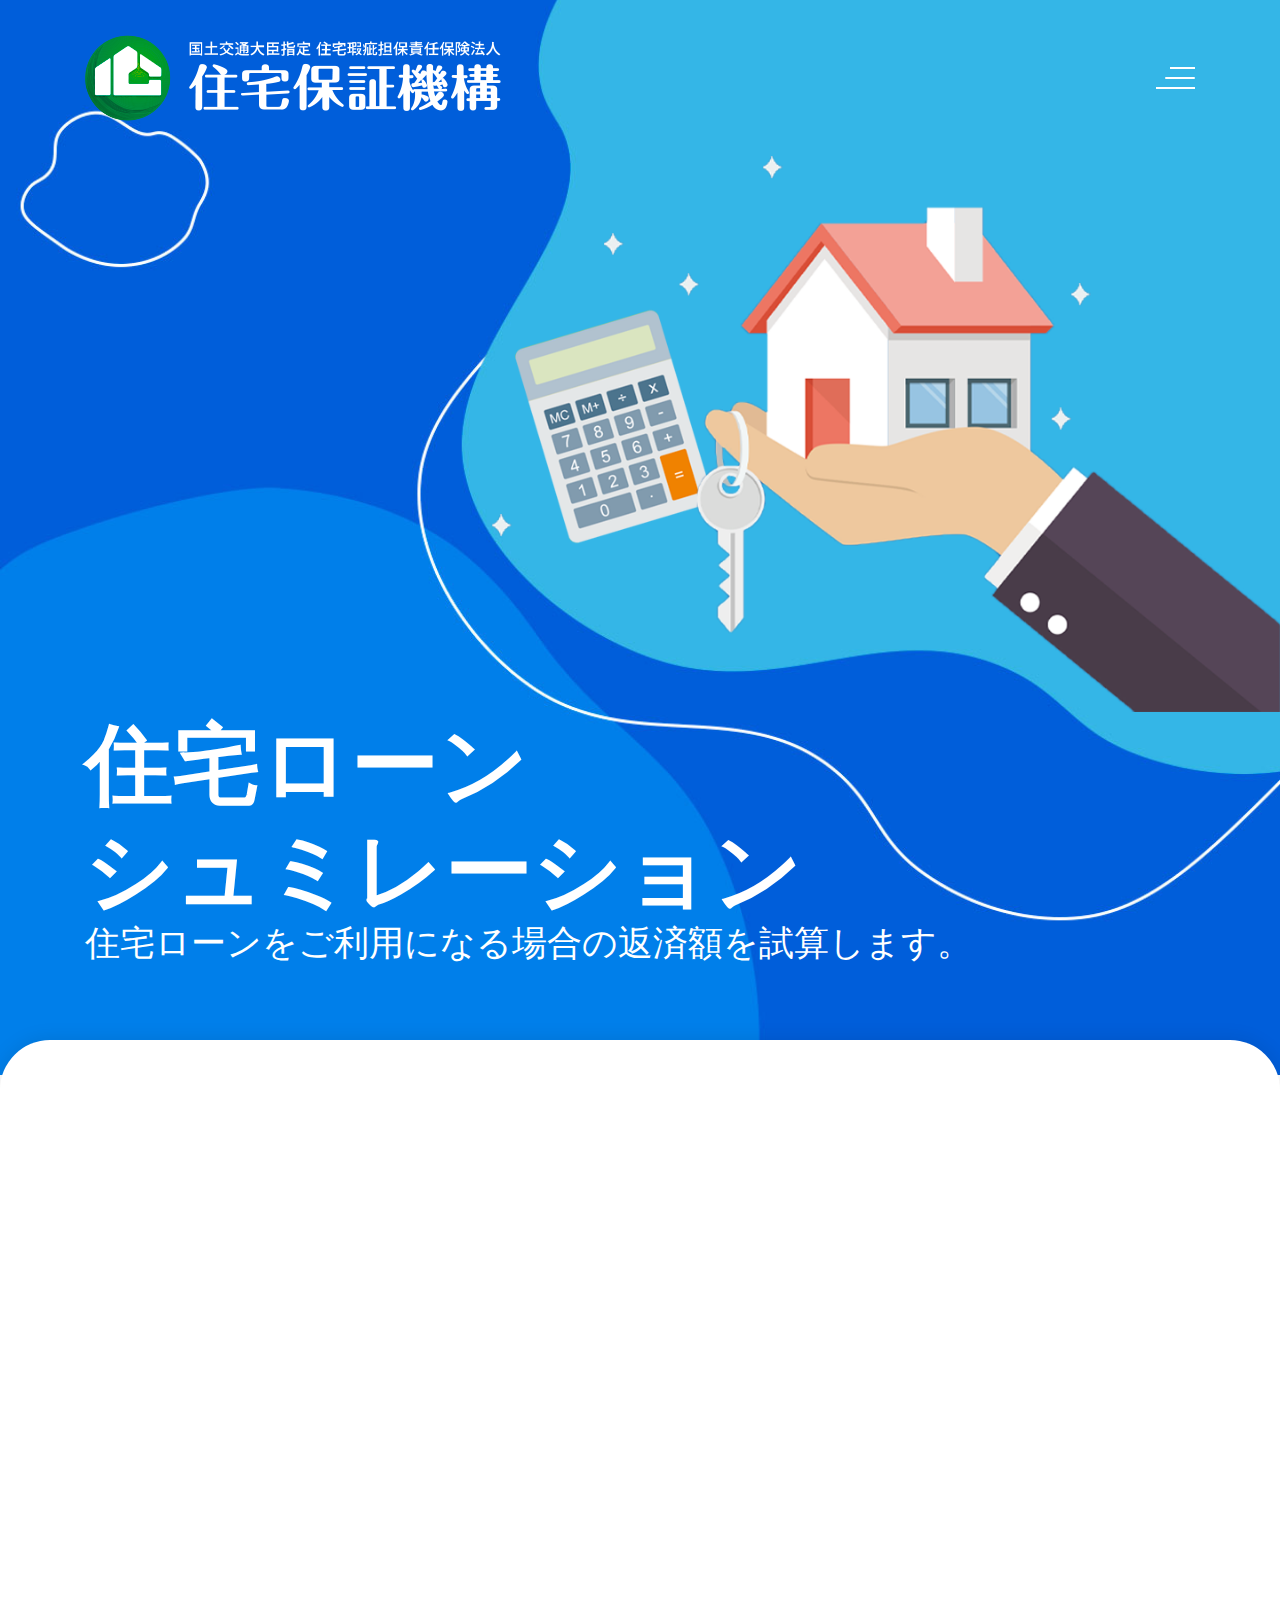
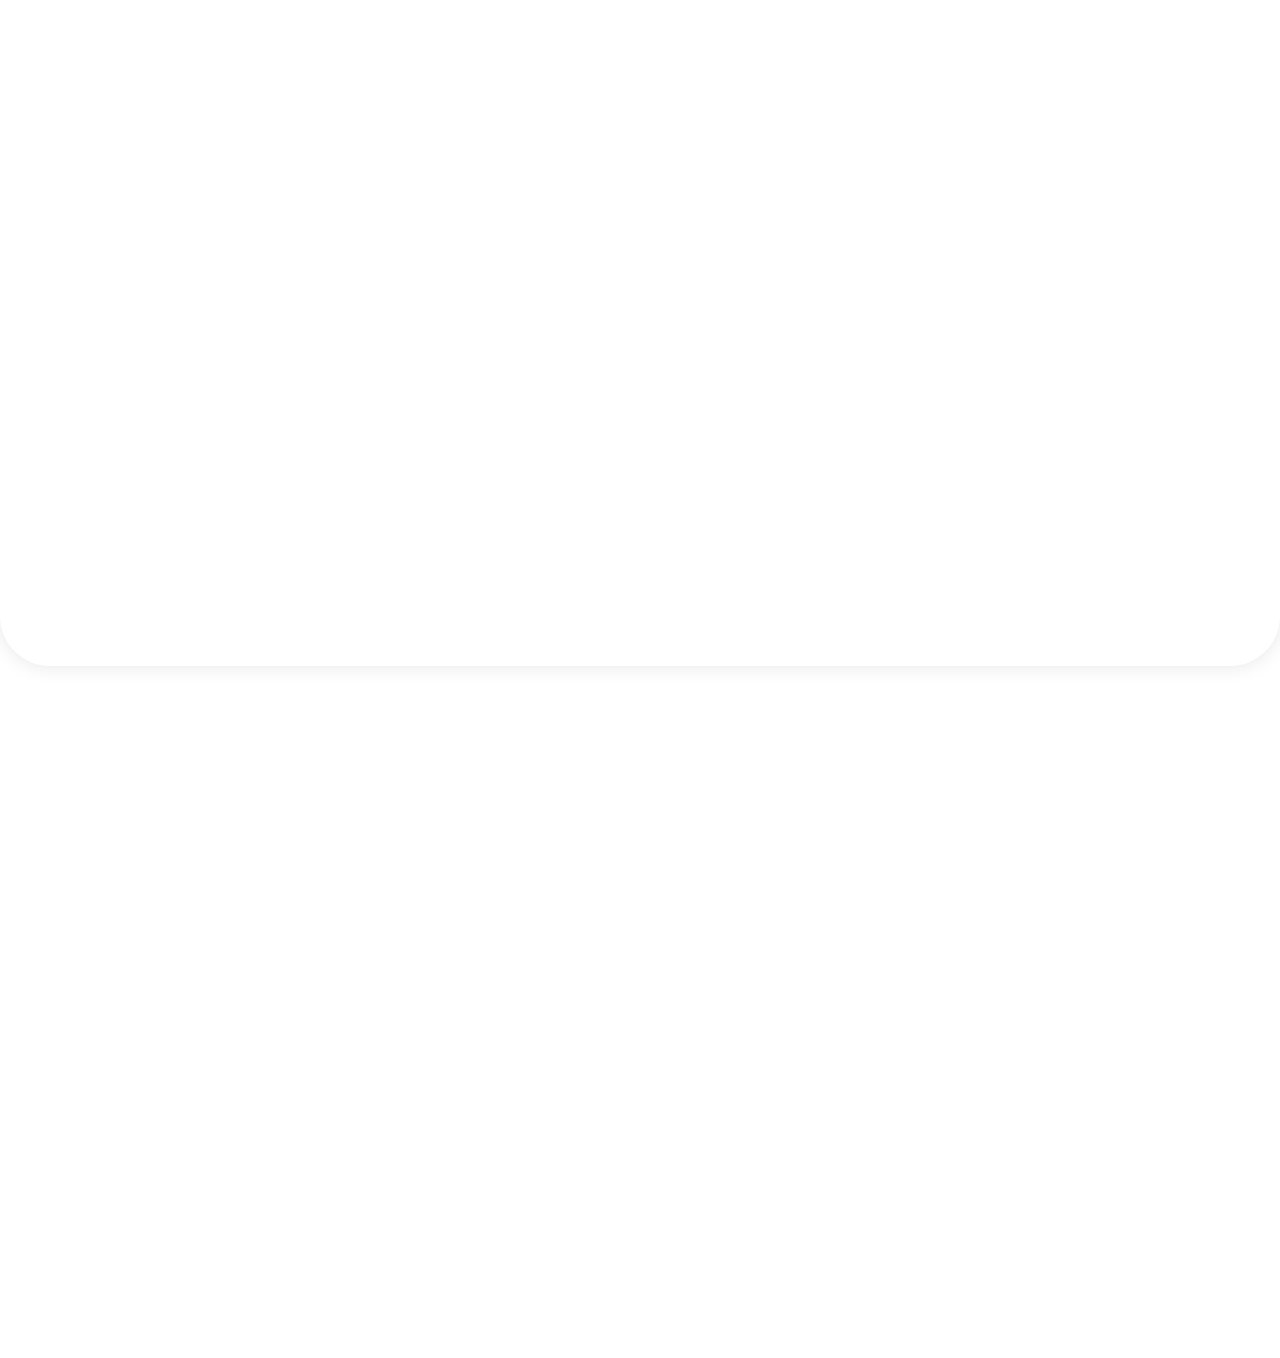
<file: index.html>
<!doctype html>
<html lang="en">

<head>
    <!-- Required meta tags -->
    <meta charset="utf-8">
    <meta name="viewport" content="width=device-width, initial-scale=1, shrink-to-fit=no">

    <!-- Font-awesome CSS -->
    <link rel="stylesheet" href="assets/css/all.css">

    <!-- Animate CSS -->
    <link rel="stylesheet" href="assets/css/animate.css">

    <!-- Bootstrap CSS -->
    <link rel="stylesheet" href="assets/css/bootstrap.min.css">

    <!-- Custom CSS -->
    <link rel="stylesheet" href="assets/css/style.css">

    <!-- Responsive CSS -->
    <link rel="stylesheet" href="assets/css/responsive.css">

    <title>Hello</title>
</head>

<body>
    <!--  Start header_section  -->
    <section class="header-section">
        <div class="container">
            <!--  Start main_menu_section  -->
            <nav class="navbar main-navbar">
                <!--logo-->
                <a class="navbar-brand menu_logo" href="#"><img src="assets/images/jyutaku_loan.png" alt="logo"></a>
                <button class="navbar-toggler toggle_bar" type="button" data-toggle="collapse" data-target="#mobile_nav">
                    <span class="icon_bar"></span>
                </button>
                <div class="collapse navbar-collapse main_menu_collapse" id="mobile_nav">
                    <ul class="navbar-nav">
                        <li class="nav-item active">
                            <a class="nav-link" href="index.html">Home</a>
                        </li>
                        <li class="nav-item">
                            <a class="nav-link" href="homepage2.html">Home page 2</a>
                        </li>
                        <li class="nav-item">
                            <a class="nav-link" href="homepage3.html">Home page 3</a>
                        </li>
                        <li class="nav-item">
                            <a class="nav-link" href="homepage4.html">Home page 4</a>
                        </li>
                        <li class="nav-item">
                            <a class="nav-link" href="homepage5.html">Home page 5</a>
                        </li>
                    </ul>
                </div>
            </nav>
            <!--  End main_menu_section  -->
        </div>
        <div class="banner">
            <div class="container-fluid">
                <div class="row ">
                    <div class="col-4 col-md-4"></div>
                    <div class="col-8 col-md-8 pr-0">
                        <div class="banner_content banner_content_pl wow fadeInUp">
                            <img src="assets/images/banner_contet_12.png" alt="banner_content_2" class="img-fluid">
                        </div>
                    </div>
                </div>
            </div>
            <div class="container">
                <div class="banner-title wow fadeInUp">
                    <h3>住宅ローン<br />シュミレーション</h3>
                    <p>住宅ローンをご利用になる場合の返済額を試算します。</p>
                </div>
            </div>
        </div>
    </section>
    <!--  End header_section  -->

    <!--  Start simulate_section  -->
    <section class="simulate_section section_ptb">
        <div class="container">
            <div class="row">
                <div class="col-md-12">
                    <div class="simulate-title wow fadeInUp">
                        <h2>さっそくシミュレーションする</h2>
                    </div>
                </div>
            </div>
            <div class="row">
                <div class="col-md-2"></div>
                <div class="col-md-8">
                    <div id="accordion">
                        <div class="card  wow fadeInUp">
                            <div class="card-header card_header_one" id="headingOne">
                                <h5 class="mb-0 card_title">
                                    借入可能額の試算
                                    <p class="showd"><i class="fas fa-angle-down icon-size"></i></p>
                                </h5>
                            </div>

                            <div id="collapseOne">
                                <div class="card-body">
                                    <div class="card_body_title wow fadeInUp">
                                        <p>年収や毎月の返済希望額から借入可能額の試算を行います。</p>
                                    </div>
                                    <div class="card_body_content wow fadeInUp">
                                        <h2>年収から計算する</h2>
                                    </div>
                                    <div class="card_body_content wow fadeInUp">
                                        <h2>年収から計算する</h2>
                                    </div>
                                </div>
                                <p class="none"><i class="fas fa-angle-up icon-size"></i></p>
                            </div>
                        </div>
                        <div class="card  wow fadeInUp">
                            <div class="card-header card_header_two" id="headingtwo">
                                <h5 class="mb-0 card_title">
                                    借入可能額の試算
                                    <p class="showd2"><i class="fas fa-angle-down icon-size"></i></p>
                                </h5>
                            </div>

                            <div id="collapsetwo">
                                <div class="card-body">
                                    <div class="card_body_title wow fadeInUp">
                                        <p>年収や毎月の返済希望額から借入可能額の試算を行います。</p>
                                    </div>
                                    <div class="card_body_content wow fadeInUp">
                                        <h2>年収から計算する</h2>
                                    </div>
                                    <div class="card_body_content wow fadeInUp">
                                        <h2>年収から計算する</h2>
                                    </div>
                                </div>
                                <p class="none2"><i class="fas fa-angle-up icon-size"></i></p>
                            </div>
                        </div>
                        <div class="card  wow fadeInUp">
                            <div class="card-header card_header_three" id="headingthree">
                                <h5 class="mb-0 card_title ">
                                    借入可能額の試算
                                    <p class="showd3"><i class="fas fa-angle-down icon-size"></i></p>
                                </h5>
                            </div>

                            <div id="collapsethree">
                                <div class="card-body">
                                    <div class="card_body_title wow fadeInUp">
                                        <p>年収や毎月の返済希望額から借入可能額の試算を行います。</p>
                                    </div>
                                    <div class="card_body_content wow fadeInUp">
                                        <h2>年収から計算する</h2>
                                    </div>
                                    <div class="card_body_content wow fadeInUp">
                                        <h2>年収から計算する</h2>
                                    </div>
                                </div>
                                <p class="none3"><i class="fas fa-angle-up icon-size"></i></p>
                            </div>
                        </div>
                        <div class="card  wow fadeInUp">
                            <div class="card-header card_header_four" id="headingfour">
                                <h5 class="mb-0 card_title">
                                    借入可能額の試算
                                    <p class="showd4"><i class="fas fa-angle-down icon-size"></i></p>
                                </h5>
                            </div>

                            <div id="collapsefour">
                                <div class="card-body">
                                    <div class="card_body_title wow fadeInUp">
                                        <p>年収や毎月の返済希望額から借入可能額の試算を行います。</p>
                                    </div>
                                    <div class="card_body_content wow fadeInUp">
                                        <h2>年収から計算する</h2>
                                    </div>
                                    <div class="card_body_content wow fadeInUp">
                                        <h2>年収から計算する</h2>
                                    </div>
                                </div>
                                <p class="none4"><i class="fas fa-angle-up icon-size"></i></p>
                            </div>
                        </div>
                        <div class="card  wow fadeInUp">
                            <div class="card-header card_header_five" id="headingfive">
                                <h5 class="mb-0 card_title">
                                    借入可能額の試算
                                    <p class="showd5"><i class="fas fa-angle-down icon-size"></i></p>
                                </h5>
                            </div>

                            <div id="collapsefive">
                                <div class="card-body">
                                    <div class="card_body_title wow fadeInUp">
                                        <p>年収や毎月の返済希望額から借入可能額の試算を行います。</p>
                                    </div>
                                    <div class="card_body_content wow fadeInUp">
                                        <h2>年収から計算する</h2>
                                    </div>
                                    <div class="card_body_content wow fadeInUp">
                                        <h2>年収から計算する</h2>
                                    </div>
                                </div>
                                <p class="none5"><i class="fas fa-angle-up icon-size"></i></p>
                            </div>
                        </div>
                    </div>
                </div>
                <div class="col-md-2"></div>
            </div>
        </div>
    </section>

    <!--  End about_section  -->

    <!--  Start text-info_section  -->
    <section class="text-info_section section_ptb">
        <div class="container">
            <div class="row">
                <div class="col-md-2 d-col-none"></div>
                <div class="col-12 col-sm-12 col-md-8">
                    <div class="text_info_title">
                        <h2 class="wow fadeInUp">ご利用にあたりまして</h2>
                        <p class="wow fadeInUp">このシュミレーションは、ご利用者からのお申し出内容に基づき、住宅ローンを借り入れた際の毎月の返済額とボーナス返済額などを試算するものです。
                            結果はあくまでも目安であり、借入可能額等を当機構が保証するものではありません。</p>
                        <p class="wow fadeInUp">シュミレーションの結果は入力された金利をもとに試算を行なっていますので、将来の金利動向により、実際のご返済がシュミレーション結果と異なる場合があります。</p>
                    </div>
                </div>
                <div class="col-md-2 d-col-none"></div>
            </div>
        </div>
    </section>
    <!--  End text-info_section  -->

    <!--  Start section_separator  -->
    <div class="section_separator wow fadeInUp">
        <div class="container">
            <div class="section_separator_path"></div>
        </div>

    </div>
    <!--  End section_separator  -->

    <!--  Start footer-section  -->
    <footer class="footer-section">
        <div class="container">
            <div class="footer_content wow fadeInUp">
                <h3>住宅ローンシュミレーションは、</h3>
                <p>住宅保証機構株式会社が運営しています。</p>
            </div>
            <!--  Start copyright-->
            <div class="copyright">
                <div class="row">
                    <div class="col-12">
                        <div class="copyRight-text wow fadeInUp">
                            <p>&copy; 2012-2020<a href="#"> Housing Warranty Ltd.</a></p>
                        </div>
                    </div>
                </div>
            </div>
            <!--  End copyright-->
        </div>
    </footer>
    <!--  Start footer-section  -->

    <!-- jQuery first, then Popper.js, then Bootstrap JS -->
    <script src="assets/js/code.jquery.comjquery-3.5.0.min.js"></script>
    <script src="assets/js/bootstrap.min.js"></script>
    <script src="assets/js/custom.js"></script>
    <script src="assets/js/wow.min.js"></script>
</body>

</html>
</file>
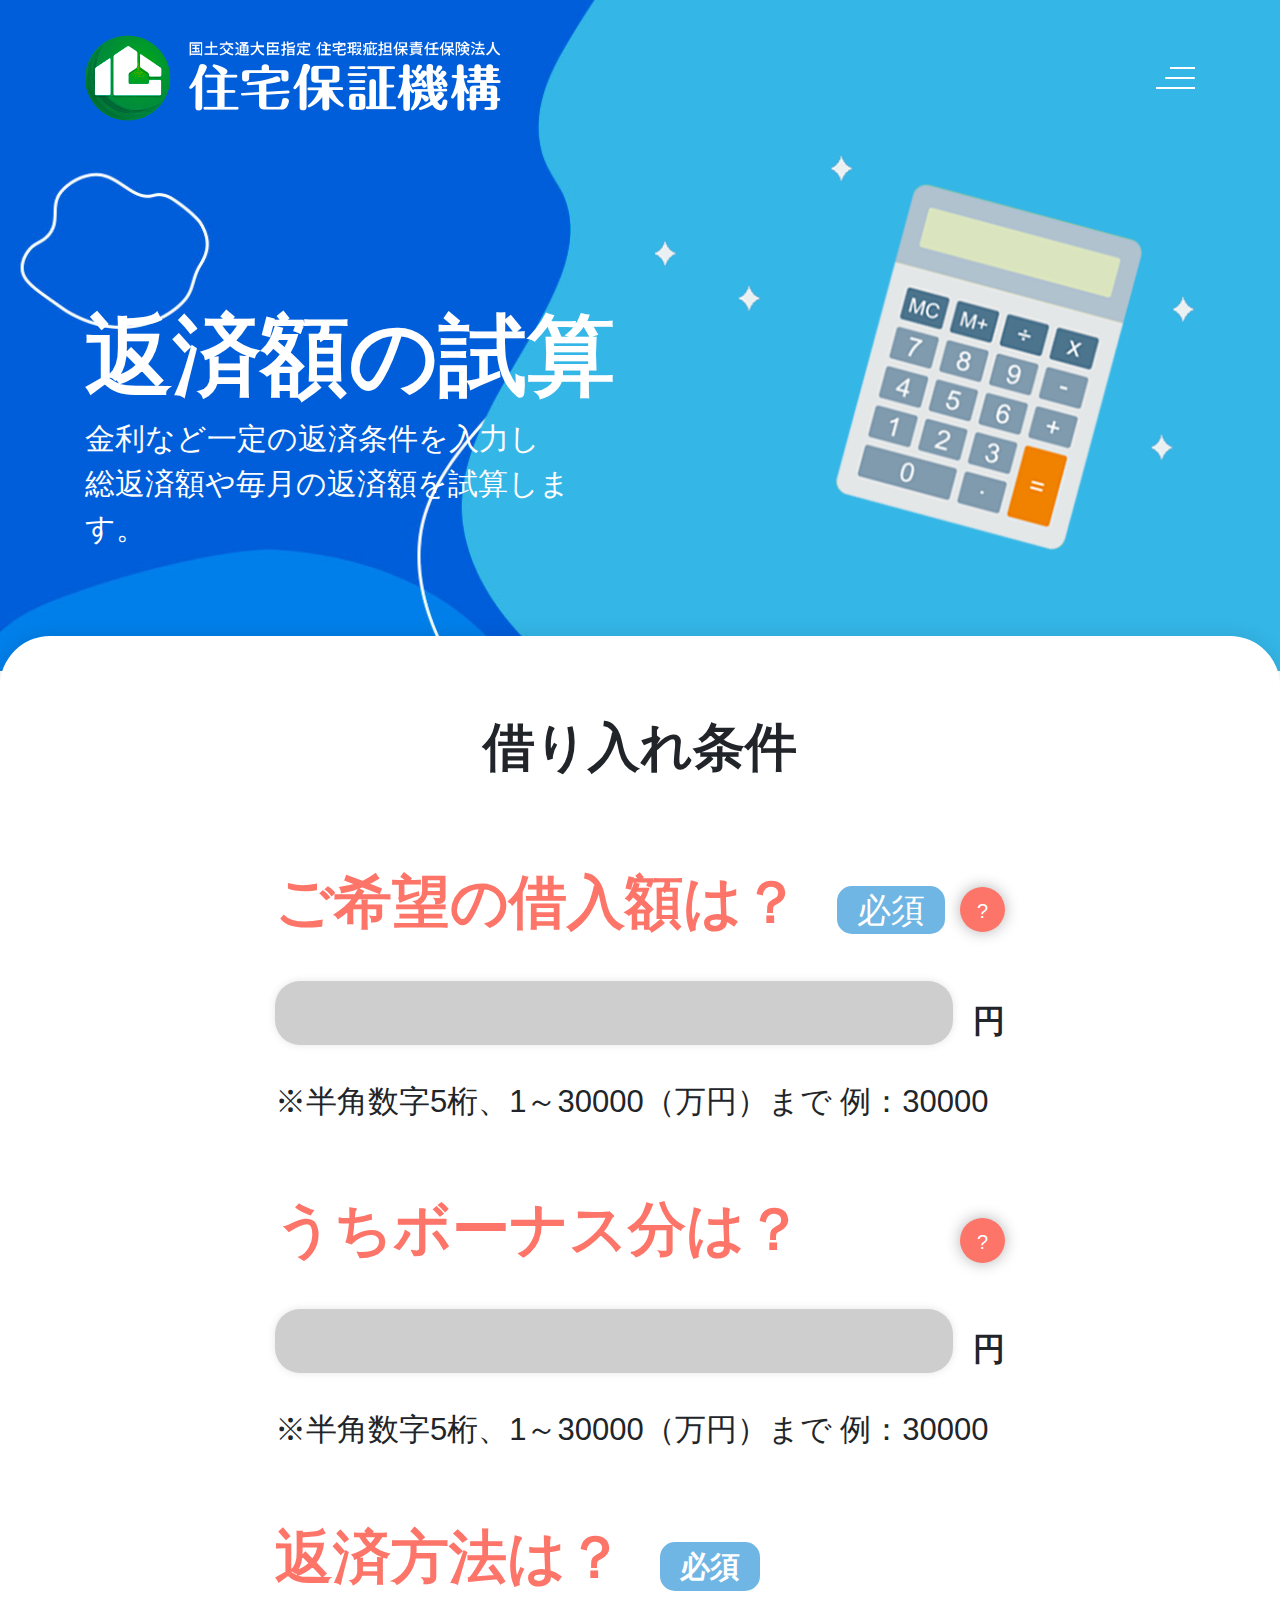
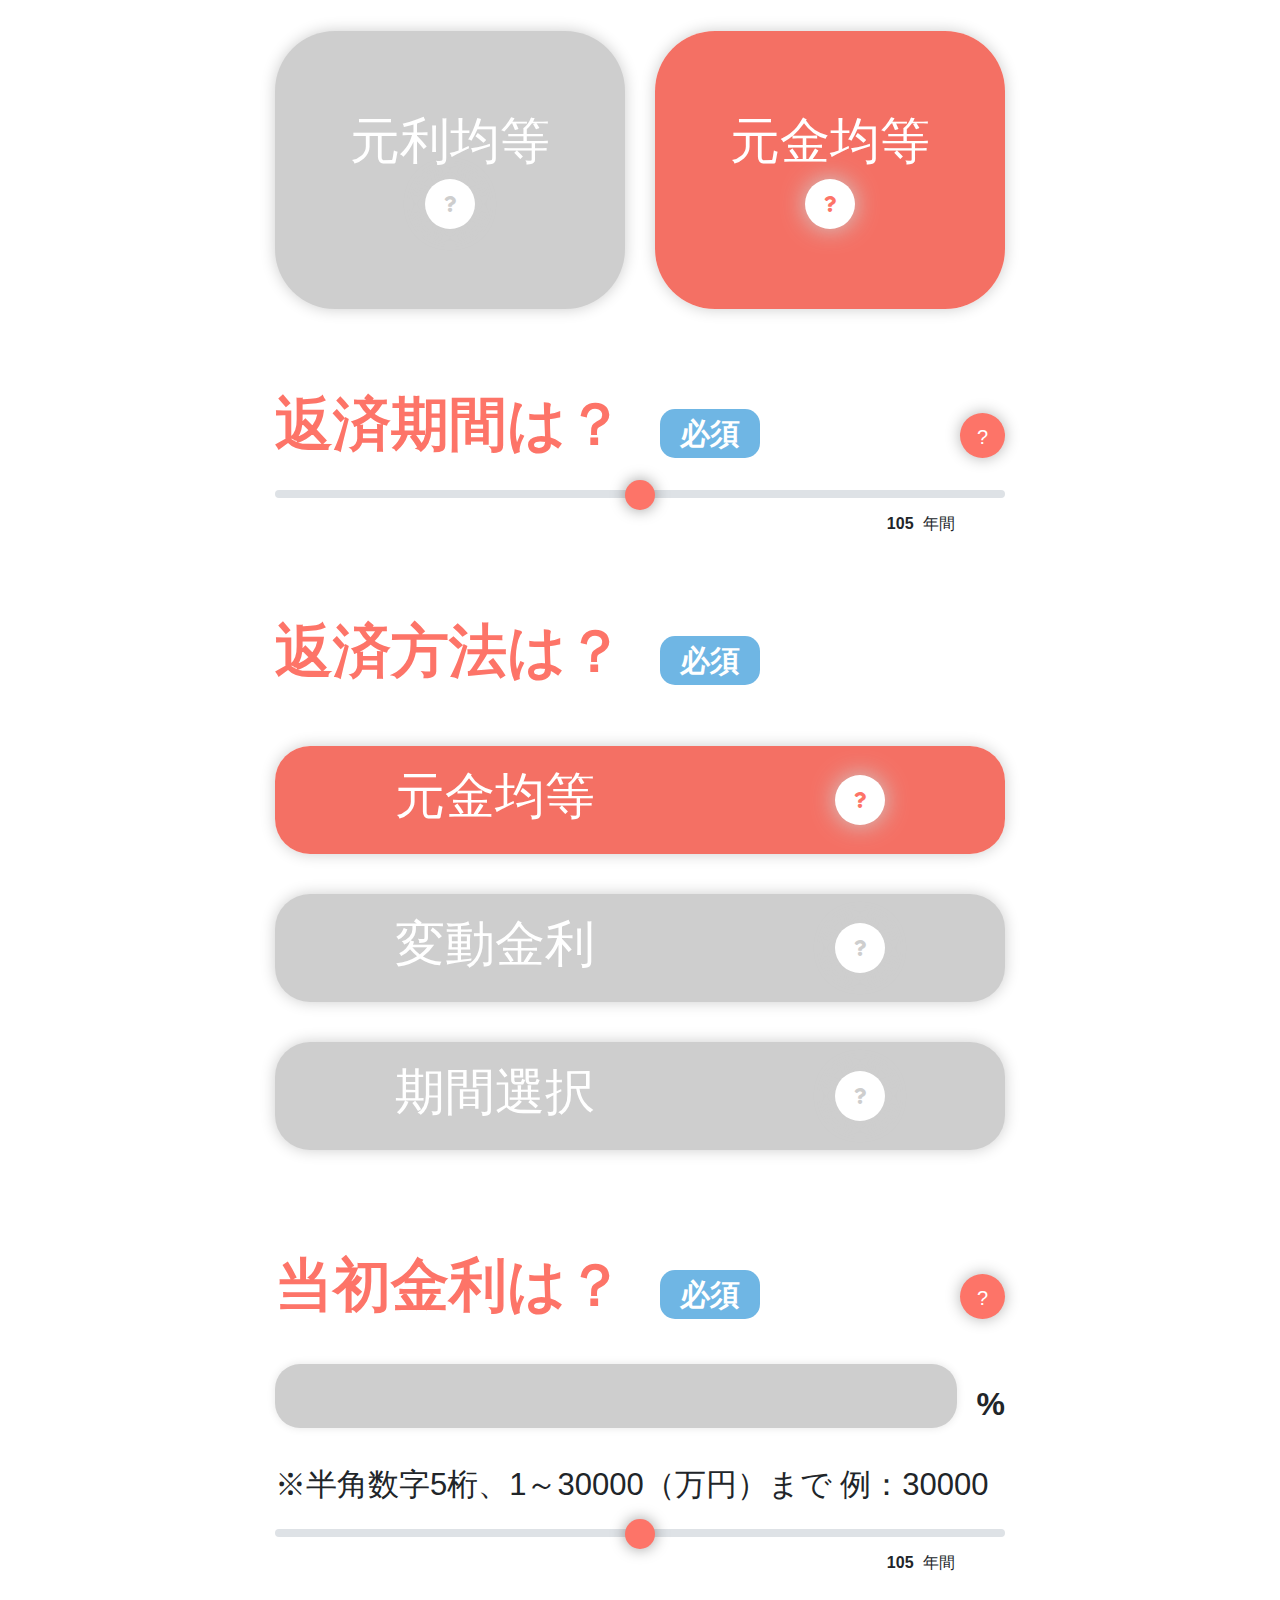
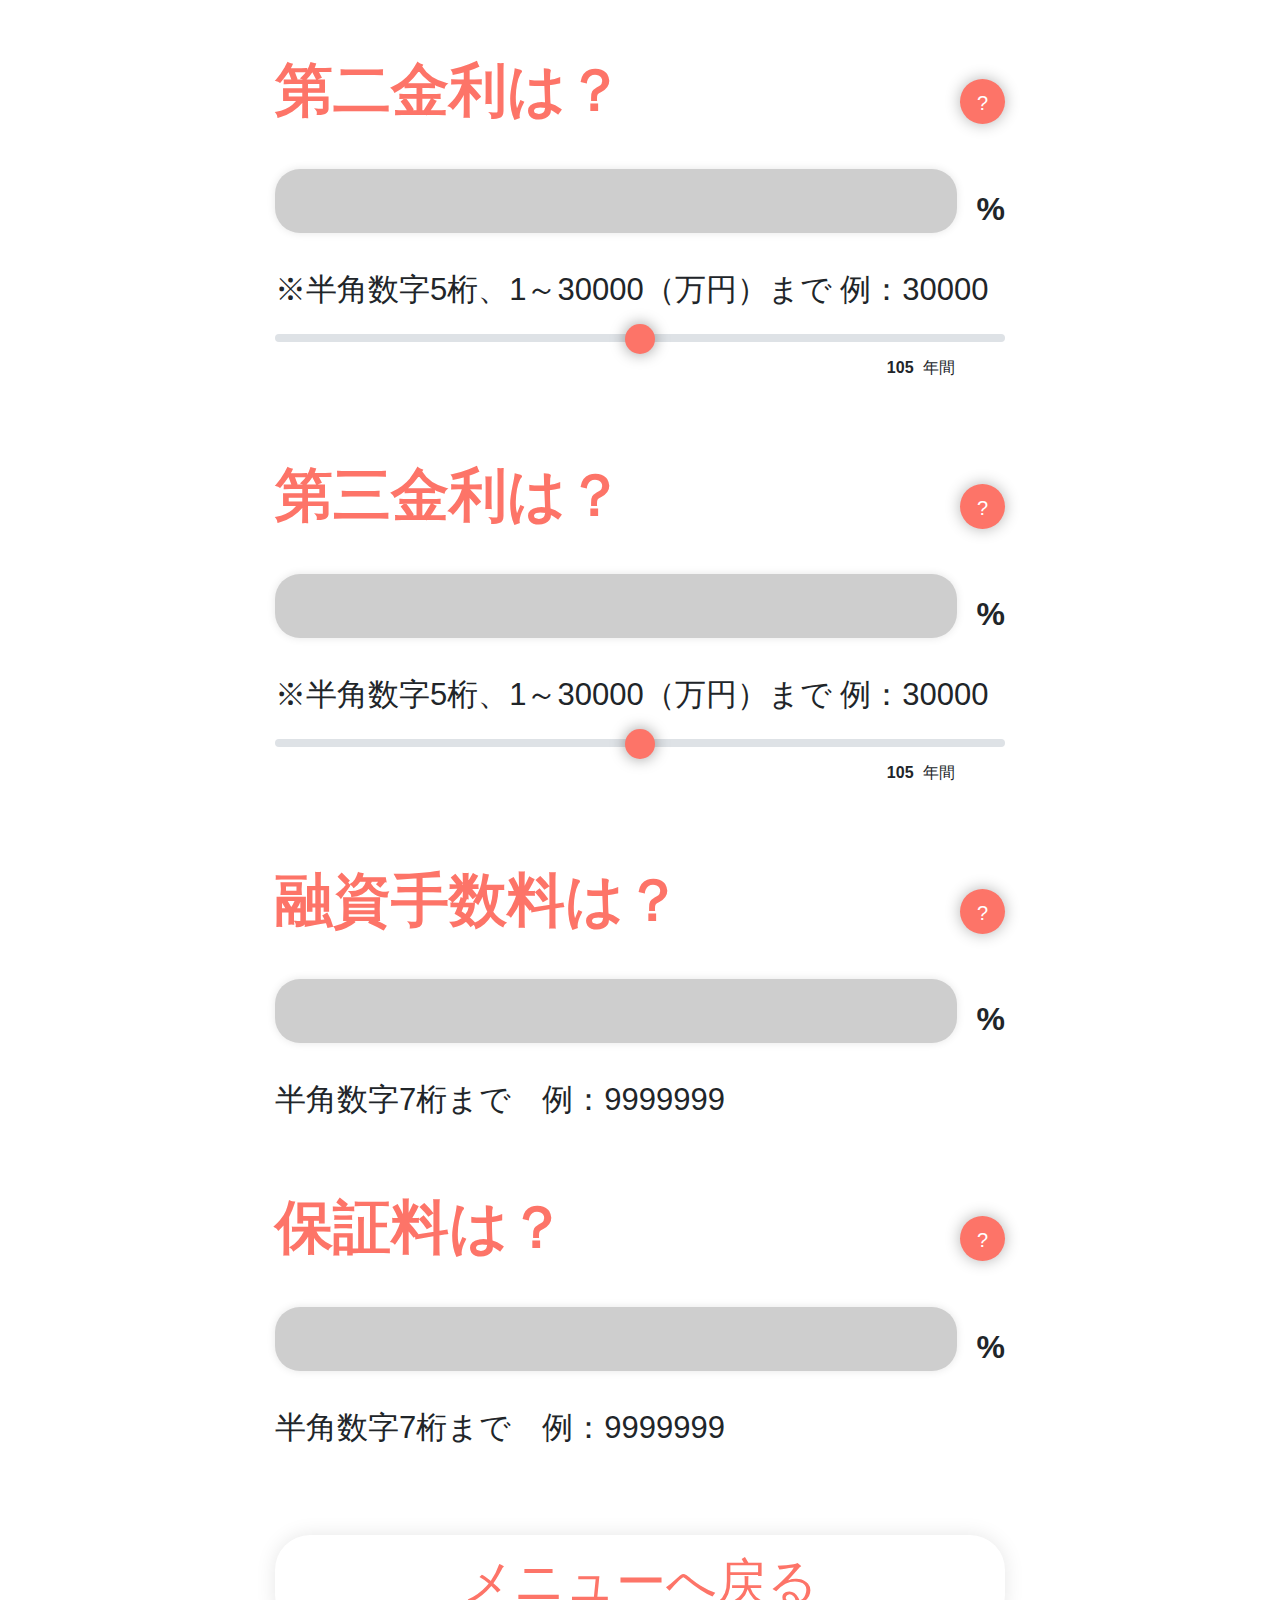
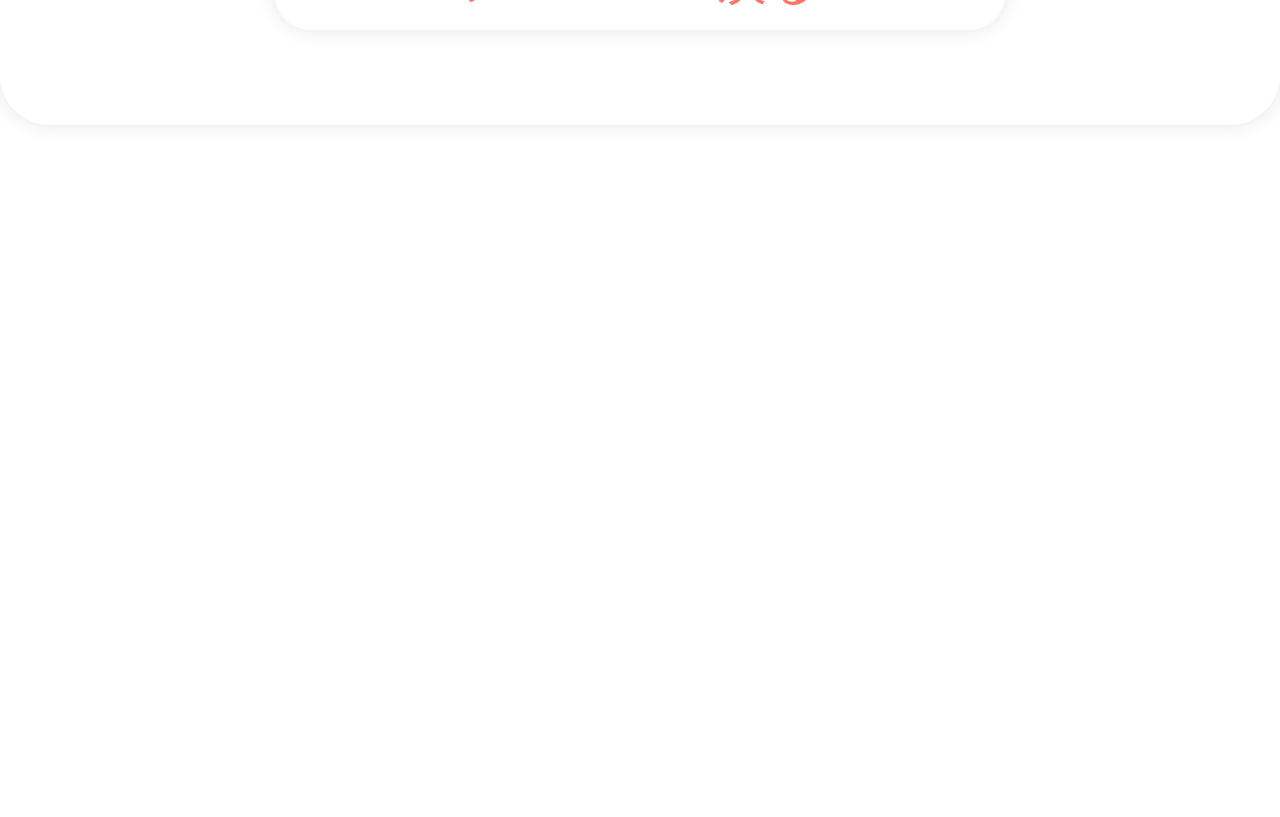
<file: homepage2.html>
<!doctype html>
<html lang="en">

<head>
    <!-- Required meta tags -->
    <meta charset="utf-8">
    <meta name="viewport" content="width=device-width, initial-scale=1, shrink-to-fit=no">

    <!-- Font-awesome CSS -->
    <link rel="stylesheet" href="assets/css/all.css">

    <!-- Animate CSS -->
    <link rel="stylesheet" href="assets/css/animate.css">

    <!-- Bootstrap CSS -->
    <link rel="stylesheet" href="assets/css/bootstrap.min.css">

    <!-- jquery-ui CSS -->
    <!-- Custom CSS -->
    <link rel="stylesheet" href="assets/css/style.css">

    <!-- Responsive CSS -->
    <link rel="stylesheet" href="assets/css/responsive.css">

    <title>Hello</title>
</head>

<body>
    <!--  Start header_section  -->
    <section class="header-section sp_header_section">
        <div class="container">
            <!--  Start main_menu_section  -->
            <nav class="navbar main-navbar">
                <!--logo-->
                <a class="navbar-brand menu_logo" href="#"><img src="assets/images/jyutaku_loan.png" alt="logo"></a>
                <button class="navbar-toggler toggle_bar" type="button" data-toggle="collapse" data-target="#mobile_nav">
                    <span class="icon_bar"></span>
                </button>
                <div class="collapse navbar-collapse main_menu_collapse" id="mobile_nav">
                    <ul class="navbar-nav">
                        <li class="nav-item active">
                            <a class="nav-link" href="index.html">Home</a>
                        </li>
                        <li class="nav-item">
                            <a class="nav-link" href="homepage2.html">Home page 2</a>
                        </li>
                        <li class="nav-item">
                            <a class="nav-link" href="homepage3.html">Home page 3</a>
                        </li>
                        <li class="nav-item">
                            <a class="nav-link" href="homepage4.html">Home page 4</a>
                        </li>
                        <li class="nav-item">
                            <a class="nav-link" href="homepage5.html">Home page 5</a>
                        </li>
                    </ul>
                </div>
            </nav>
            <!--  End main_menu_section  -->
        </div>
        <div class="banner s_p_banner">
            <div class="container">
                <div class="row ">
                    <div class="col-7 col-md-5 col-lg-6 banner_content_left">
                        <div class="banner-title s_banner_title wow fadeInUp">
                            <h3>返済額の試算</h3>
                            <p>金利など一定の返済条件を入力し<br />総返済額や毎月の返済額を試算します。</p>
                        </div>
                    </div>
                    <div class="col-5 col-md-7 col-lg-6">
                        <div class="banner_content wow fadeInUp">
                            <img src="assets/images/s_banner_contet_2.png" alt="banner_content_2" class="img-fluid">
                        </div>
                    </div>

                </div>
            </div>
        </div>
    </section>
    <!--  End header_section  -->

    <!--  Start about_section  -->
    <section class="simulate_section  section_ptb">
        <div class="container">
            <div class="row">
                <div class="col-12 col-sm-12">
                    <div class="simulate-title wow fadeInUp">
                        <h2>借り入れ条件</h2>
                    </div>
                </div>
            </div>
            <div class="row">
                <div class="col-md-2"></div>
                <div class="col-md-8">
                    <!-- form start -->
                    <form action="#">
                        <!-- input -->
                        <div class="borrowing_input">
                            <label class="input_title">
                                <H4>ご希望の借入額は？</H4>
                                <span class="input_title_right">
                                    <p class="input_req">必須</p>
                                    <p class="input_req_icon"><span>?</span>
                                    </p>
                                </span>
                            </label>
                            <div class="input_field">
                                <input type="text" class="form-control">
                                <span>円</span>
                            </div>
                            <p class="input_btm_text">※半角数字5桁、1～30000（万円）まで 例：30000</p>
                        </div>
                        <div class="borrowing_input">
                            <label class="input_title">
                                <H4>うちボーナス分は？</H4>
                                <span class="input_title_right">
                                    <p class="input_req_icon"><span>?</span>
                                    </p>
                                </span>
                            </label>
                            <div class="input_field">
                                <input type="text" class="form-control">
                                <span>円</span>
                            </div>
                            <p class="input_btm_text">※半角数字5桁、1～30000（万円）まで 例：30000</p>
                        </div>
                        <div class="borrowing_input">
                            <label class="input_title">
                                <H4>返済方法は？
                                    <span class="input_title_req">必須</span>
                                </H4>
                            </label>
                            <div class="select_button_area">
                                <div class="row">
                                    <div class="col-6">
                                        <div class="repay_content_one">
                                            <h2>元利均等</h2>
                                            <span><i class="fas fa-question"></i></span>
                                        </div>
                                    </div>
                                    <div class="col-6">
                                        <div class="repay_content_two repay_content_bg_active">
                                            <h2>元金均等 </h2>
                                            <span><i class="fas fa-question icon_active"></i></span>
                                        </div>
                                    </div>
                                </div>
                            </div>
                        </div>
                        <div class="borrowing_input">
                            <label class="input_title">
                                <H4>返済期間は？
                                    <span class="input_title_req">必須</span>
                                </H4>
                                <span class="input_title_right">
                                    <p class="input_req_icon"><span>?</span>
                                    </p>
                                </span>
                            </label>
                            <div class="range_ctm_slider">
                                <div class="d-flex justify-content-center mt-4">
                                    <div class="w-100">
                                        <input type="range" class="custom-range" id="customRange" min="10" max="200">
                                    </div>

                                </div>
                                <p><span class="font-weight-bold  ml-2 valueSpan">105</span> 年間</p>
                            </div>
                        </div>
                        <div class="borrowing_input">
                            <label class="input_title">
                                <H4>返済方法は？
                                    <span class="input_title_req">必須</span>
                                </H4>
                            </label>
                            <div class="select_button_area">
                                <div class="row">
                                    <div class="col-12">
                                        <div class="repay_content1 rcb_active">
                                            <h2>元金均等 </h2>
                                            <span><i class="fas fa-question icon_active"></i></span>
                                        </div>
                                    </div>
                                    <div class="col-12">
                                        <div class="repay_content2">
                                            <h2>変動金利 </h2>
                                            <span><i class="fas fa-question"></i></span>
                                        </div>
                                    </div>
                                    <div class="col-12">
                                        <div class="repay_content3">
                                            <h2>期間選択 </h2>
                                            <span><i class="fas fa-question"></i></span>
                                        </div>
                                    </div>
                                </div>
                            </div>
                        </div>
                        <div class="borrowing_input">
                            <label class="input_title">
                                <h4>当初金利は？
                                    <span class="input_title_req">必須</span>
                                </h4>
                                <span class="input_title_right">
                                    <p class="input_req_icon"><span>?</span>
                                    </p>
                                </span>
                            </label>
                            <div class="input_field">
                                <input type="text" class="form-control">
                                <span>%</span>
                            </div>
                            <p class="input_btm_text">※半角数字5桁、1～30000（万円）まで 例：30000</p>

                            <div class="range_ctm_slider">
                                <div class="d-flex justify-content-center mt-4">
                                    <div class="w-100">
                                        <input type="range" class="custom-range" id="customRange01" min="10" max="200">
                                    </div>

                                </div>
                                <p><span class="font-weight-bold  ml-2 valueSpan01">105</span> 年間</p>
                            </div>
                        </div>
                        <div class="borrowing_input">
                            <label class="input_title">
                                <h4>第二金利は？</h4>
                                <span class="input_title_right">
                                    <p class="input_req_icon"><span>?</span>
                                    </p>
                                </span>
                            </label>
                            <div class="input_field">
                                <input type="text" class="form-control">
                                <span>%</span>
                            </div>
                            <p class="input_btm_text">※半角数字5桁、1～30000（万円）まで 例：30000</p>

                            <div class="range_ctm_slider">
                                <div class="d-flex justify-content-center mt-4">
                                    <div class="w-100">
                                        <input type="range" class="custom-range" id="customRange2" min="10" max="200">
                                    </div>

                                </div>
                                <p><span class="font-weight-bold  ml-2 valueSpan2">105</span> 年間</p>
                            </div>
                        </div>
                        <div class="borrowing_input">
                            <label class="input_title">
                                <h4>第三金利は？</h4>
                                <span class="input_title_right">
                                    <p class="input_req_icon"><span>?</span>
                                    </p>
                                </span>
                            </label>
                            <div class="input_field">
                                <input type="text" class="form-control">
                                <span>%</span>
                            </div>
                            <p class="input_btm_text">※半角数字5桁、1～30000（万円）まで 例：30000</p>

                            <div class="range_ctm_slider">
                                <div class="d-flex justify-content-center mt-4">
                                    <div class="w-100">
                                        <input type="range" class="custom-range" id="customRange3" min="10" max="200">
                                    </div>

                                </div>
                                <p><span class="font-weight-bold  ml-2 valueSpan3">105</span> 年間</p>
                            </div>
                        </div>
                        <div class="borrowing_input">
                            <label class="input_title">
                                <h4>融資手数料は？</h4>
                                <span class="input_title_right">
                                    <p class="input_req_icon"><span>?</span>
                                    </p>
                                </span>
                            </label>
                            <div class="input_field">
                                <input type="text" class="form-control">
                                <span>%</span>
                            </div>
                            <p class="input_btm_text">半角数字7桁まで　例：9999999</p>
                        </div>
                        <div class="borrowing_input">
                            <label class="input_title">
                                <h4>保証料は？</h4>
                                <span class="input_title_right">
                                    <p class="input_req_icon"><span>?</span>
                                    </p>
                                </span>
                            </label>
                            <div class="input_field">
                                <input type="text" class="form-control">
                                <span>%</span>
                            </div>
                            <p class="input_btm_text">半角数字7桁まで　例：9999999</p>
                        </div>
                        <!-- call to action  button -->
                        <div class="btn_area">
                            <a href="#" class="btn top_btn_cutom">メニューへ戻る</a>
                            <div class="btn_overlay"></div>
                        </div>
                    </form>
                    <!-- form start -->
                </div>
                <div class="col-md-2"></div>
            </div>
        </div>
    </section>

    <!--  End about_section  -->

    <!--  Start text-info_section  -->
    <section class="text-info_section section_ptb">
        <div class="container">
            <div class="row">
                <div class="col-md-2 d-col-none"></div>
                <div class="col-12 col-sm-12 col-md-8">
                    <div class="text_info_title">
                        <h2 class="wow fadeInUp">ご利用にあたりまして</h2>
                        <p class="wow fadeInUp">このシュミレーションは、ご利用者からのお申し出内容に基づき、住宅ローンを借り入れた際の毎月の返済額とボーナス返済額などを試算するものです。
                            結果はあくまでも目安であり、借入可能額等を当機構が保証するものではありません。</p>
                        <p class="wow fadeInUp">シュミレーションの結果は入力された金利をもとに試算を行なっていますので、将来の金利動向により、実際のご返済がシュミレーション結果と異なる場合があります。</p>
                    </div>
                </div>
                <div class="col-md-2 d-col-none"></div>
            </div>
        </div>
    </section>
    <!--  End text-info_section  -->

    <!--  Start section_separator  -->
    <div class="section_separator wow fadeInUp">
        <div class="container">
            <div class="section_separator_path"></div>
        </div>

    </div>
    <!--  End section_separator  -->

    <!--  Start footer-section  -->
    <footer class="footer-section">
        <div class="container">
            <div class="footer_content wow fadeInUp">
                <h3>住宅ローンシュミレーションは、</h3>
                <p>住宅保証機構株式会社が運営しています。</p>
            </div>
            <!--  Start copyright-->
            <div class="copyright">
                <div class="row">
                    <div class="col-12">
                        <div class="copyRight-text wow fadeInUp">
                            <p>&copy; 2012-2020<a href="#"> Housing Warranty Ltd.</a></p>
                        </div>
                    </div>
                </div>
            </div>
            <!--  End copyright-->
        </div>
    </footer>
    <!--  Start footer-section  -->

    <!-- jQuery first, then Popper.js, then Bootstrap JS -->
    <script src="assets/js/code.jquery.comjquery-3.5.0.min.js"></script>
    <script src="assets/js/bootstrap.min.js"></script>
    <script src="assets/js/custom.js"></script>
    <script src="assets/js/custom_range.js"></script>
    <script src="assets/js/wow.min.js"></script>
</body>

</html>
</file>
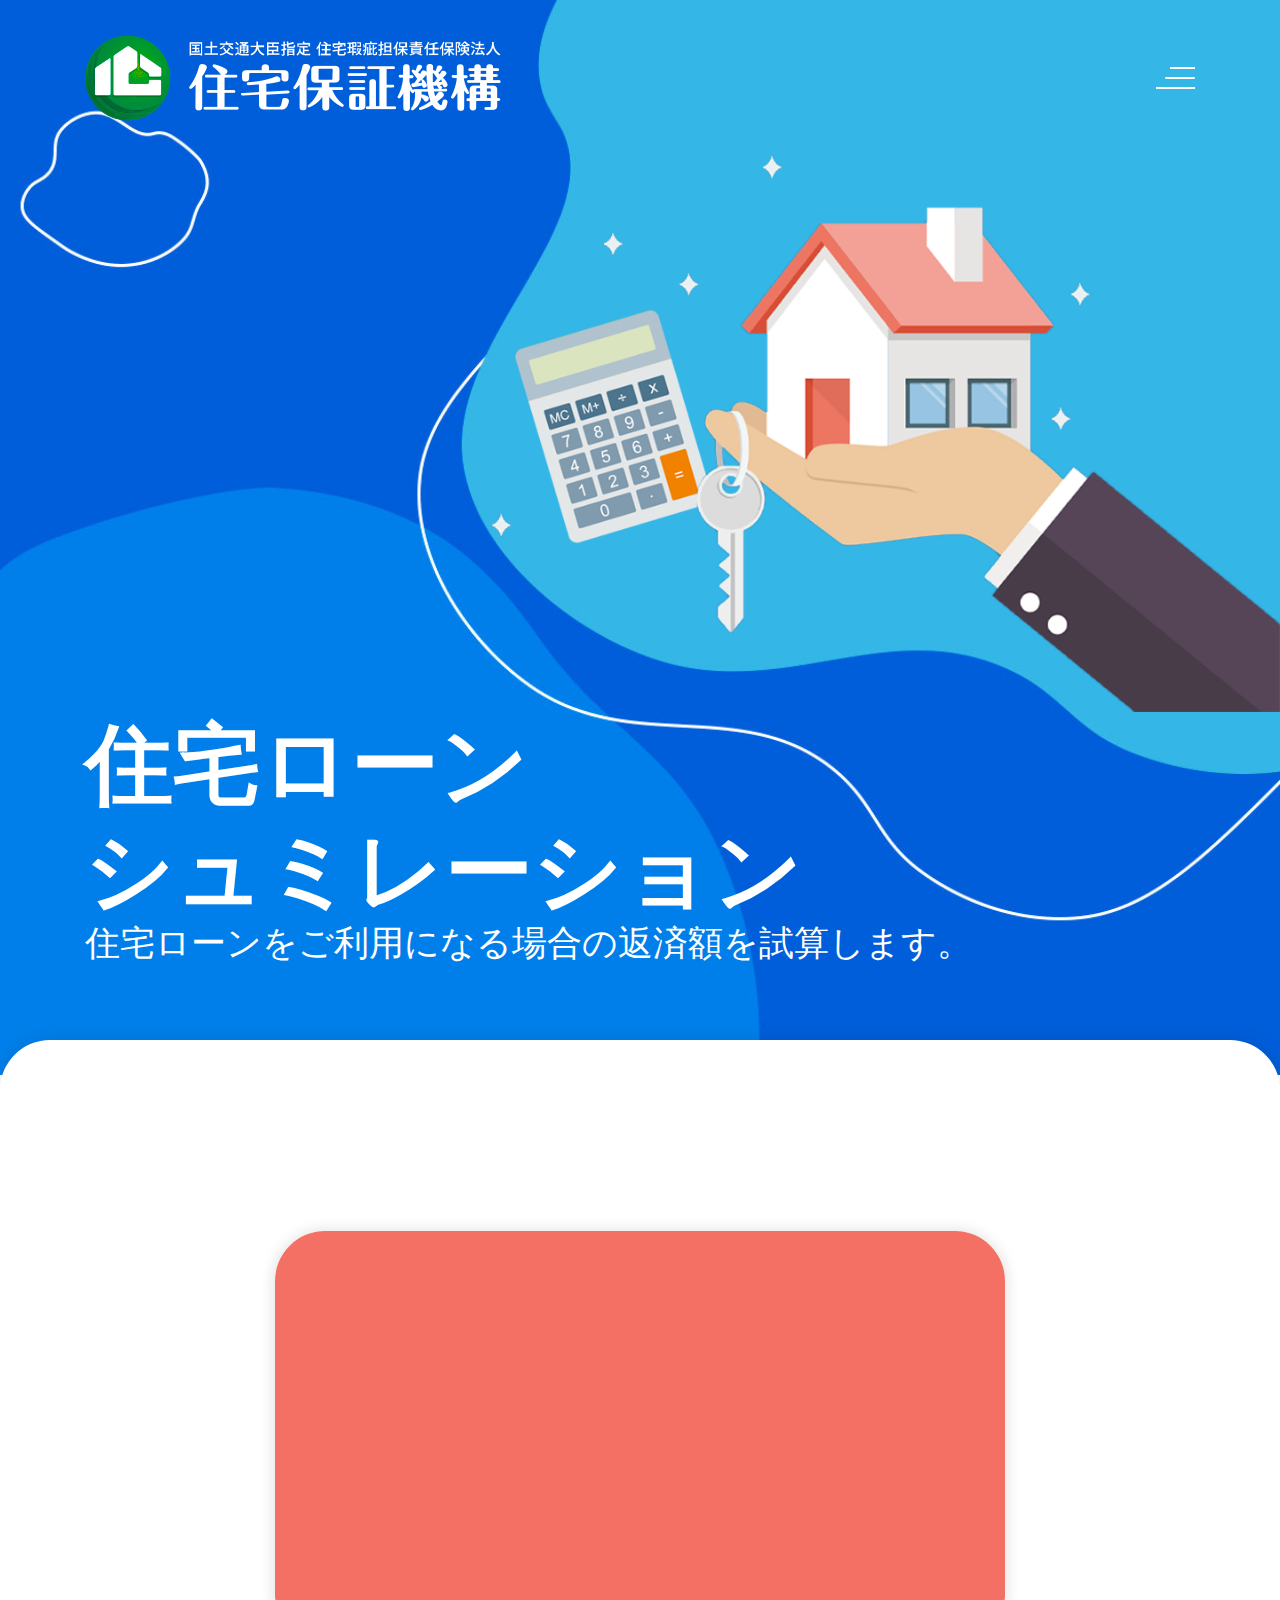
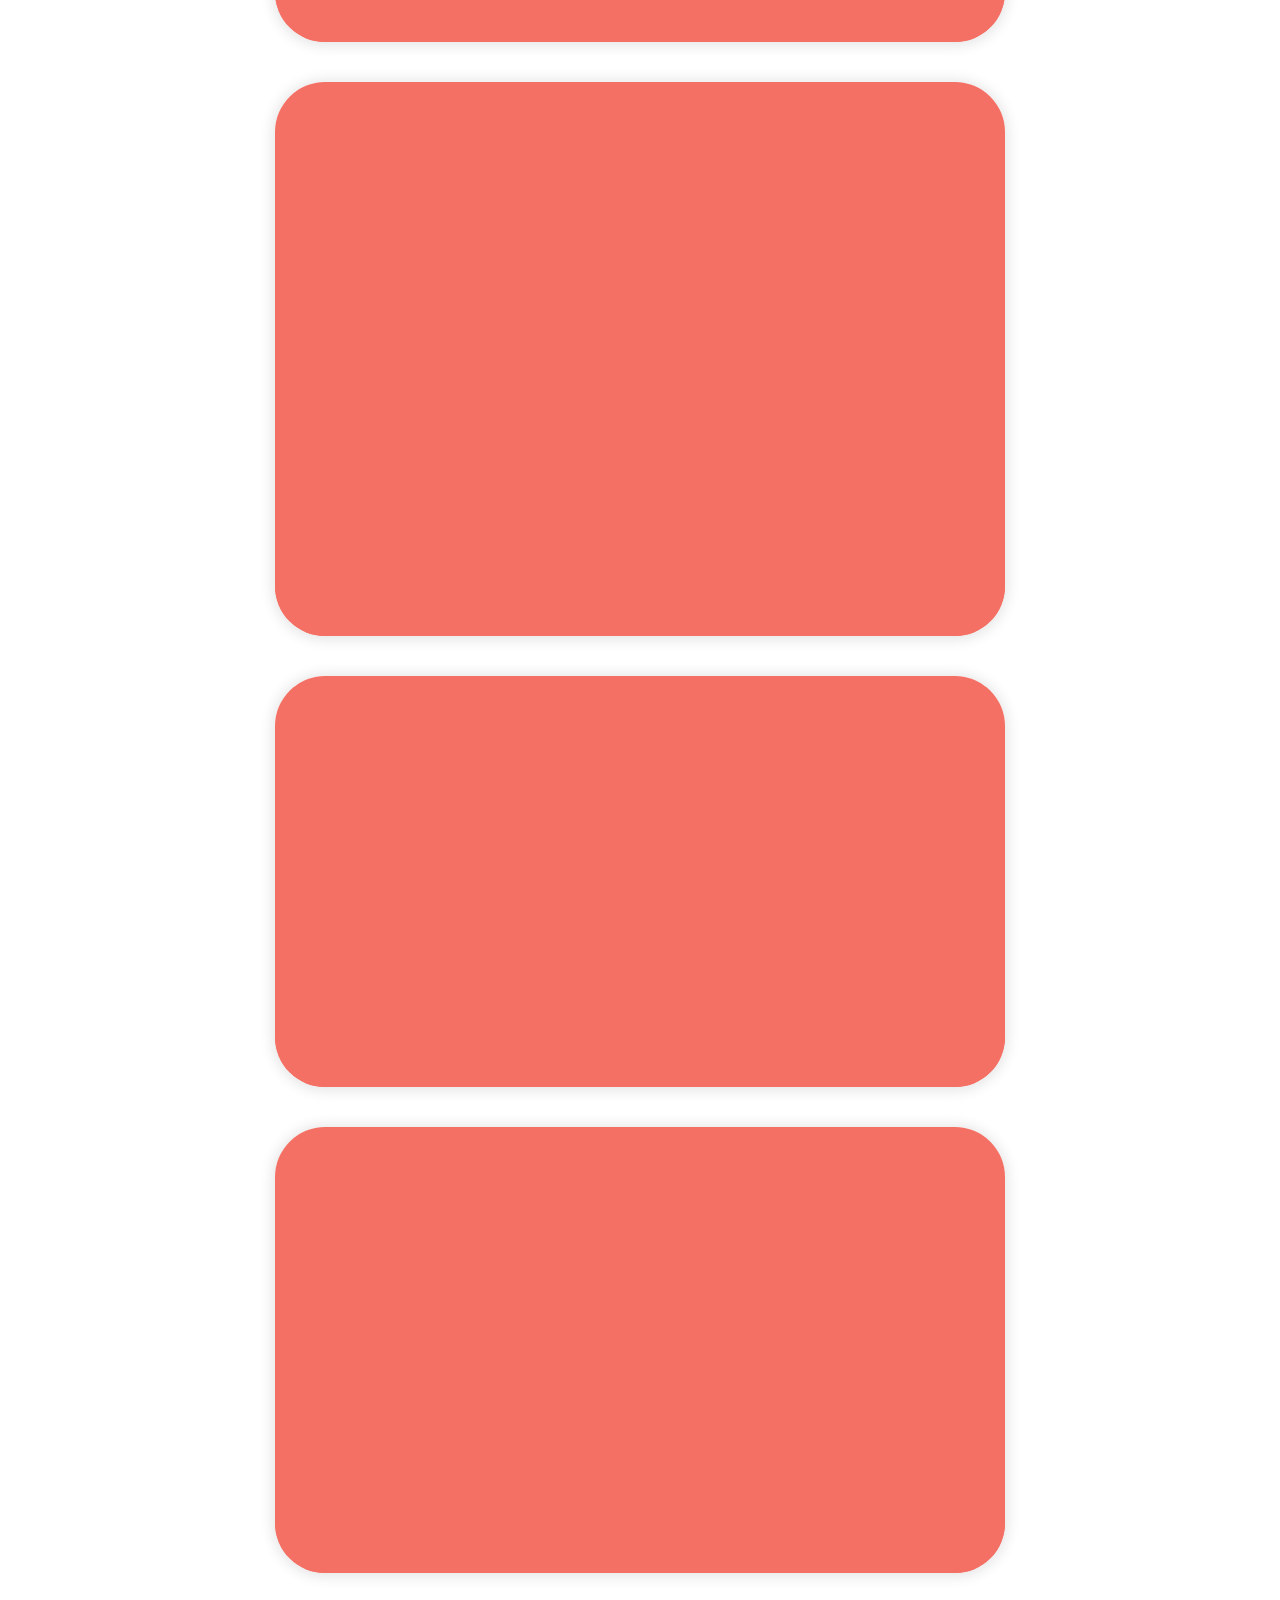
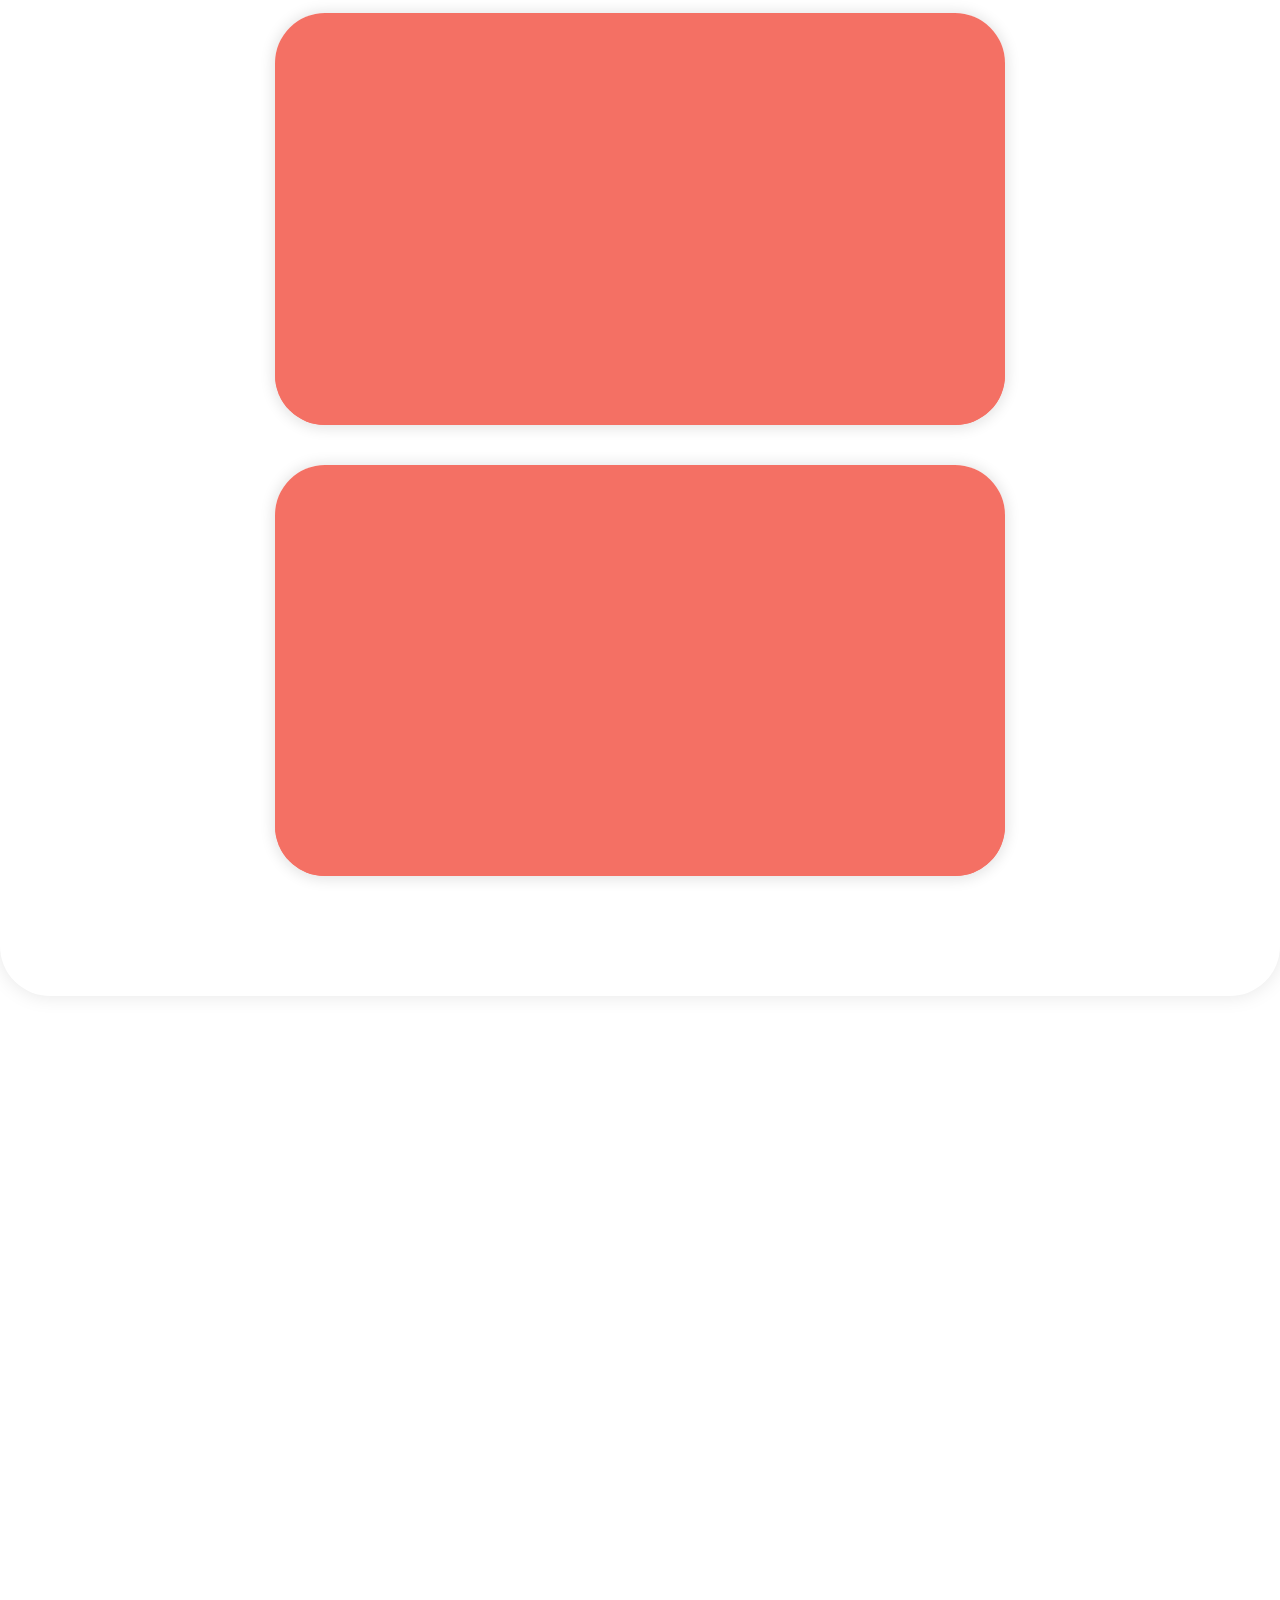
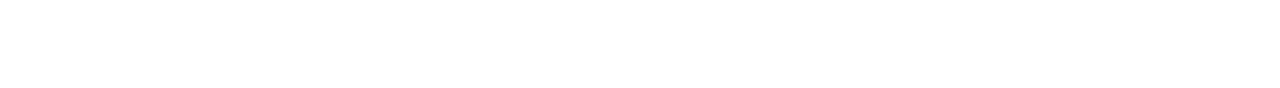
<file: homepage5.html>
<!doctype html>
<html lang="en">

<head>
    <!-- Required meta tags -->
    <meta charset="utf-8">
    <meta name="viewport" content="width=device-width, initial-scale=1, shrink-to-fit=no">

    <!-- Font-awesome CSS -->
    <link rel="stylesheet" href="assets/css/all.css">

    <!-- Animate CSS -->
    <link rel="stylesheet" href="assets/css/animate.css">

    <!-- Bootstrap CSS -->
    <link rel="stylesheet" href="assets/css/bootstrap.min.css">

    <!-- Custom CSS -->
    <link rel="stylesheet" href="assets/css/style.css">

    <!-- Responsive CSS -->
    <link rel="stylesheet" href="assets/css/responsive.css">

    <title>Hello</title>
</head>

<body>
    <!--  Start header_section  -->
    <section class="header-section">
        <div class="container">
            <!--  Start main_menu_section  -->
            <nav class="navbar main-navbar">
                <!--logo-->
                <a class="navbar-brand menu_logo" href="#"><img src="assets/images/jyutaku_loan.png" alt="logo"></a>
                <button class="navbar-toggler toggle_bar" type="button" data-toggle="collapse" data-target="#mobile_nav">
                    <span class="icon_bar"></span>
                </button>
                <div class="collapse navbar-collapse main_menu_collapse" id="mobile_nav">
                    <ul class="navbar-nav">
                        <li class="nav-item active">
                            <a class="nav-link" href="index.html">Home</a>
                        </li>
                        <li class="nav-item">
                            <a class="nav-link" href="homepage2.html">Home page 2</a>
                        </li>
                        <li class="nav-item">
                            <a class="nav-link" href="homepage3.html">Home page 3</a>
                        </li>
                        <li class="nav-item">
                            <a class="nav-link" href="homepage4.html">Home page 4</a>
                        </li>
                        <li class="nav-item">
                            <a class="nav-link" href="homepage5.html">Home page 5</a>
                        </li>
                    </ul>
                </div>
            </nav>
            <!--  End main_menu_section  -->
        </div>
        <div class="banner">
            <div class="container-fluid">
                <div class="row ">
                    <div class="col-4 col-md-4"></div>
                    <div class="col-8 col-md-8 pr-0">
                        <div class="banner_content banner_content_pl wow fadeInUp">
                            <img src="assets/images/banner_contet_12.png" alt="banner_content_2" class="img-fluid">
                        </div>
                    </div>
                </div>
            </div>
            <div class="container">
                <div class="banner-title wow fadeInUp">
                    <h3>住宅ローン<br />シュミレーション</h3>
                    <p>住宅ローンをご利用になる場合の返済額を試算します。</p>
                </div>
            </div>
        </div>
    </section>
    <!--  End header_section  -->

    <!--  Start simulate_section  -->
    <section class="simulate_section section_ptb">
        <div class="container">
            <div class="row">
                <div class="col-md-12">
                    <div class="simulate-title wow fadeInUp">
                        <h2>さっそくシミュレーションする</h2>
                    </div>
                </div>
            </div>
            <div class="row">
                <div class="col-md-2"></div>
                <div class="col-md-8">
                    <div id="accordion">
                        <div class="card">
                            <div class="card-header card_header_bg wow fadeInUp" id="headingOne">
                                <h5 class="mb-0 card_title">
                                    返済額の試算
                                </h5>
                            </div>
                            <div class="card-body card_ptb">
                                <div class="card_body_title wow fadeInUp">
                                    <p>金利など一定の返済条件を入力し、総返済額や毎月の返済額を試算します。</p>
                                </div>
                                <div class="card_body_content wow fadeInUp">
                                    <h2>計算する</h2>
                                </div>
                            </div>
                        </div>
                        <div class="card">
                            <div class="card-header card_header_bg wow fadeInUp" id="headingOne">
                                <h5 class="mb-0 card_title">
                                    借入可能額の試算
                                </h5>
                            </div>
                            <div class="card-body card_ptb">
                                <div class="card_body_title wow fadeInUp">
                                    <p>年収や毎月の返済希望額から借入可能額の試算を行います。</p>
                                </div>
                                <div class="card_body_content wow fadeInUp">
                                    <h2>年収から計算する</h2>
                                </div>
                                <div class="card_body_content wow fadeInUp">
                                    <h2>返済額から計算する</h2>
                                </div>
                            </div>
                        </div>
                        <div class="card">
                            <div class="card-header card_header_bg wow fadeInUp" id="headingOne">
                                <h5 class="mb-0 card_title">
                                    ローンの繰り上げ返済
                                </h5>
                            </div>
                            <div class="card-body card_ptb">
                                <div class="card_body_title wow fadeInUp">
                                    <p>繰り上げ返済に伴う返済額や返済期間、利息軽減額などを試算します。</p>
                                </div>
                                <div class="card_body_content wow fadeInUp">
                                    <h2>計算する</h2>
                                </div>
                            </div>
                        </div>
                        <div class="card">
                            <div class="card-header card_header_bg wow fadeInUp" id="headingOne">
                                <h5 class="mb-0 card_title">
                                    返済プランの比較
                                </h5>
                            </div>
                            <div class="card-body card_ptb">
                                <div class="card_body_title wow fadeInUp">
                                    <p>固定金利型と変動金利型の返済プランなど、複数の返済プランの比較や返済額の違いなどが確認できます。</p>
                                </div>
                                <div class="card_body_content wow fadeInUp">
                                    <h2>計算する</h2>
                                </div>
                            </div>
                        </div>
                        <div class="card">
                            <div class="card-header card_header_bg wow fadeInUp" id="headingOne">
                                <h5 class="mb-0 card_title">
                                    複数ローンの組み合わせ
                                </h5>
                            </div>
                            <div class="card-body card_ptb">
                                <div class="card_body_title wow fadeInUp">
                                    <p>複数ローンを組み合わせた場合の総返済額や毎月の返済額が試算できます。
                                    </p>
                                </div>
                                <div class="card_body_content wow fadeInUp">
                                    <h2>計算する</h2>
                                </div>
                            </div>
                        </div>
                        <div class="card">
                            <div class="card-header card_header_bg wow fadeInUp" id="headingOne">
                                <h5 class="mb-0 card_title">
                                    住宅取得・諸費用の試算
                                </h5>
                            </div>
                            <div class="card-body card_ptb">
                                <div class="card_body_title wow fadeInUp">
                                    <p>住宅を取得する際に必要な各種税金や手数料等の諸費用の概算を簡易に試算できます。</p>
                                </div>
                                <div class="card_body_content wow fadeInUp">
                                    <h2>計算する</h2>
                                </div>
                            </div>
                        </div>
                    </div>
                </div>
                <div class="col-md-2"></div>
            </div>
        </div>
    </section>

    <!--  End about_section  -->

    <!--  Start text-info_section  -->
    <section class="text-info_section section_ptb">
        <div class="container">
            <div class="row">
                <div class="col-md-2 d-col-none"></div>
                <div class="col-12 col-sm-12 col-md-8">
                    <div class="text_info_title">
                        <h2 class="wow fadeInUp">ご利用にあたりまして</h2>
                        <p class="wow fadeInUp">このシュミレーションは、ご利用者からのお申し出内容に基づき、住宅ローンを借り入れた際の毎月の返済額とボーナス返済額などを試算するものです。
                            結果はあくまでも目安であり、借入可能額等を当機構が保証するものではありません。</p>
                        <p class="wow fadeInUp">シュミレーションの結果は入力された金利をもとに試算を行なっていますので、将来の金利動向により、実際のご返済がシュミレーション結果と異なる場合があります。</p>
                    </div>
                </div>
                <div class="col-md-2 d-col-none"></div>
            </div>
        </div>
    </section>
    <!--  End text-info_section  -->

    <!--  Start section_separator  -->
    <div class="section_separator wow fadeInUp">
        <div class="container">
            <div class="section_separator_path"></div>
        </div>

    </div>
    <!--  End section_separator  -->

    <!--  Start footer-section  -->
    <footer class="footer-section">
        <div class="container">
            <div class="footer_content wow fadeInUp">
                <h3>住宅ローンシュミレーションは、</h3>
                <p>住宅保証機構株式会社が運営しています。</p>
            </div>
            <!--  Start copyright-->
            <div class="copyright">
                <div class="row">
                    <div class="col-12">
                        <div class="copyRight-text wow fadeInUp">
                            <p>&copy; 2012-2020<a href="#"> Housing Warranty Ltd.</a></p>
                        </div>
                    </div>
                </div>
            </div>
            <!--  End copyright-->
        </div>
    </footer>
    <!--  Start footer-section  -->

    <!-- jQuery first, then Popper.js, then Bootstrap JS -->
    <script src="assets/js/code.jquery.comjquery-3.5.0.min.js"></script>
    <script src="assets/js/bootstrap.min.js"></script>
    <script src="assets/js/custom.js"></script>
    <script src="assets/js/wow.min.js"></script>
</body>

</html>
</file>
<file: assets/css/all.css>
.fa,
.fas,
.far,
.fal,
.fab {
  -moz-osx-font-smoothing: grayscale;
  -webkit-font-smoothing: antialiased;
  display: inline-block;
  font-style: normal;
  font-variant: normal;
  text-rendering: auto;
  line-height: 1; }

.fa-lg {
  font-size: 1.33333em;
  line-height: 0.75em;
  vertical-align: -.0667em; }

.fa-xs {
  font-size: .75em; }

.fa-sm {
  font-size: .875em; }

.fa-1x {
  font-size: 1em; }

.fa-2x {
  font-size: 2em; }

.fa-3x {
  font-size: 3em; }

.fa-4x {
  font-size: 4em; }

.fa-5x {
  font-size: 5em; }

.fa-6x {
  font-size: 6em; }

.fa-7x {
  font-size: 7em; }

.fa-8x {
  font-size: 8em; }

.fa-9x {
  font-size: 9em; }

.fa-10x {
  font-size: 10em; }

.fa-fw {
  text-align: center;
  width: 1.25em; }

.fa-ul {
  list-style-type: none;
  margin-left: 2.5em;
  padding-left: 0; }
  .fa-ul > li {
    position: relative; }

.fa-li {
  left: -2em;
  position: absolute;
  text-align: center;
  width: 2em;
  line-height: inherit; }

.fa-border {
  border: solid 0.08em #eee;
  border-radius: .1em;
  padding: .2em .25em .15em; }

.fa-pull-left {
  float: left; }

.fa-pull-right {
  float: right; }

.fa.fa-pull-left,
.fas.fa-pull-left,
.far.fa-pull-left,
.fal.fa-pull-left,
.fab.fa-pull-left {
  margin-right: .3em; }

.fa.fa-pull-right,
.fas.fa-pull-right,
.far.fa-pull-right,
.fal.fa-pull-right,
.fab.fa-pull-right {
  margin-left: .3em; }

.fa-spin {
  -webkit-animation: fa-spin 2s infinite linear;
          animation: fa-spin 2s infinite linear; }

.fa-pulse {
  -webkit-animation: fa-spin 1s infinite steps(8);
          animation: fa-spin 1s infinite steps(8); }

@-webkit-keyframes fa-spin {
  0% {
    -webkit-transform: rotate(0deg);
            transform: rotate(0deg); }
  100% {
    -webkit-transform: rotate(360deg);
            transform: rotate(360deg); } }

@keyframes fa-spin {
  0% {
    -webkit-transform: rotate(0deg);
            transform: rotate(0deg); }
  100% {
    -webkit-transform: rotate(360deg);
            transform: rotate(360deg); } }

.fa-rotate-90 {
  -ms-filter: "progid:DXImageTransform.Microsoft.BasicImage(rotation=1)";
  -webkit-transform: rotate(90deg);
          transform: rotate(90deg); }

.fa-rotate-180 {
  -ms-filter: "progid:DXImageTransform.Microsoft.BasicImage(rotation=2)";
  -webkit-transform: rotate(180deg);
          transform: rotate(180deg); }

.fa-rotate-270 {
  -ms-filter: "progid:DXImageTransform.Microsoft.BasicImage(rotation=3)";
  -webkit-transform: rotate(270deg);
          transform: rotate(270deg); }

.fa-flip-horizontal {
  -ms-filter: "progid:DXImageTransform.Microsoft.BasicImage(rotation=0, mirror=1)";
  -webkit-transform: scale(-1, 1);
          transform: scale(-1, 1); }

.fa-flip-vertical {
  -ms-filter: "progid:DXImageTransform.Microsoft.BasicImage(rotation=2, mirror=1)";
  -webkit-transform: scale(1, -1);
          transform: scale(1, -1); }

.fa-flip-both, .fa-flip-horizontal.fa-flip-vertical {
  -ms-filter: "progid:DXImageTransform.Microsoft.BasicImage(rotation=2, mirror=1)";
  -webkit-transform: scale(-1, -1);
          transform: scale(-1, -1); }

:root .fa-rotate-90,
:root .fa-rotate-180,
:root .fa-rotate-270,
:root .fa-flip-horizontal,
:root .fa-flip-vertical,
:root .fa-flip-both {
  -webkit-filter: none;
          filter: none; }

.fa-stack {
  display: inline-block;
  height: 2em;
  line-height: 2em;
  position: relative;
  vertical-align: middle;
  width: 2.5em; }

.fa-stack-1x,
.fa-stack-2x {
  left: 0;
  position: absolute;
  text-align: center;
  width: 100%; }

.fa-stack-1x {
  line-height: inherit; }

.fa-stack-2x {
  font-size: 2em; }

.fa-inverse {
  color: #fff; }

/* Font Awesome uses the Unicode Private Use Area (PUA) to ensure screen
readers do not read off random characters that represent icons */
.fa-500px:before {
  content: "\f26e"; }

.fa-accessible-icon:before {
  content: "\f368"; }

.fa-accusoft:before {
  content: "\f369"; }

.fa-acquisitions-incorporated:before {
  content: "\f6af"; }

.fa-ad:before {
  content: "\f641"; }

.fa-address-book:before {
  content: "\f2b9"; }

.fa-address-card:before {
  content: "\f2bb"; }

.fa-adjust:before {
  content: "\f042"; }

.fa-adn:before {
  content: "\f170"; }

.fa-adobe:before {
  content: "\f778"; }

.fa-adversal:before {
  content: "\f36a"; }

.fa-affiliatetheme:before {
  content: "\f36b"; }

.fa-air-freshener:before {
  content: "\f5d0"; }

.fa-algolia:before {
  content: "\f36c"; }

.fa-align-center:before {
  content: "\f037"; }

.fa-align-justify:before {
  content: "\f039"; }

.fa-align-left:before {
  content: "\f036"; }

.fa-align-right:before {
  content: "\f038"; }

.fa-alipay:before {
  content: "\f642"; }

.fa-allergies:before {
  content: "\f461"; }

.fa-amazon:before {
  content: "\f270"; }

.fa-amazon-pay:before {
  content: "\f42c"; }

.fa-ambulance:before {
  content: "\f0f9"; }

.fa-american-sign-language-interpreting:before {
  content: "\f2a3"; }

.fa-amilia:before {
  content: "\f36d"; }

.fa-anchor:before {
  content: "\f13d"; }

.fa-android:before {
  content: "\f17b"; }

.fa-angellist:before {
  content: "\f209"; }

.fa-angle-double-down:before {
  content: "\f103"; }

.fa-angle-double-left:before {
  content: "\f100"; }

.fa-angle-double-right:before {
  content: "\f101"; }

.fa-angle-double-up:before {
  content: "\f102"; }

.fa-angle-down:before {
  content: "\f107"; }

.fa-angle-left:before {
  content: "\f104"; }

.fa-angle-right:before {
  content: "\f105"; }

.fa-angle-up:before {
  content: "\f106"; }

.fa-angry:before {
  content: "\f556"; }

.fa-angrycreative:before {
  content: "\f36e"; }

.fa-angular:before {
  content: "\f420"; }

.fa-ankh:before {
  content: "\f644"; }

.fa-app-store:before {
  content: "\f36f"; }

.fa-app-store-ios:before {
  content: "\f370"; }

.fa-apper:before {
  content: "\f371"; }

.fa-apple:before {
  content: "\f179"; }

.fa-apple-alt:before {
  content: "\f5d1"; }

.fa-apple-pay:before {
  content: "\f415"; }

.fa-archive:before {
  content: "\f187"; }

.fa-archway:before {
  content: "\f557"; }

.fa-arrow-alt-circle-down:before {
  content: "\f358"; }

.fa-arrow-alt-circle-left:before {
  content: "\f359"; }

.fa-arrow-alt-circle-right:before {
  content: "\f35a"; }

.fa-arrow-alt-circle-up:before {
  content: "\f35b"; }

.fa-arrow-circle-down:before {
  content: "\f0ab"; }

.fa-arrow-circle-left:before {
  content: "\f0a8"; }

.fa-arrow-circle-right:before {
  content: "\f0a9"; }

.fa-arrow-circle-up:before {
  content: "\f0aa"; }

.fa-arrow-down:before {
  content: "\f063"; }

.fa-arrow-left:before {
  content: "\f060"; }

.fa-arrow-right:before {
  content: "\f061"; }

.fa-arrow-up:before {
  content: "\f062"; }

.fa-arrows-alt:before {
  content: "\f0b2"; }

.fa-arrows-alt-h:before {
  content: "\f337"; }

.fa-arrows-alt-v:before {
  content: "\f338"; }

.fa-artstation:before {
  content: "\f77a"; }

.fa-assistive-listening-systems:before {
  content: "\f2a2"; }

.fa-asterisk:before {
  content: "\f069"; }

.fa-asymmetrik:before {
  content: "\f372"; }

.fa-at:before {
  content: "\f1fa"; }

.fa-atlas:before {
  content: "\f558"; }

.fa-atlassian:before {
  content: "\f77b"; }

.fa-atom:before {
  content: "\f5d2"; }

.fa-audible:before {
  content: "\f373"; }

.fa-audio-description:before {
  content: "\f29e"; }

.fa-autoprefixer:before {
  content: "\f41c"; }

.fa-avianex:before {
  content: "\f374"; }

.fa-aviato:before {
  content: "\f421"; }

.fa-award:before {
  content: "\f559"; }

.fa-aws:before {
  content: "\f375"; }

.fa-baby:before {
  content: "\f77c"; }

.fa-baby-carriage:before {
  content: "\f77d"; }

.fa-backspace:before {
  content: "\f55a"; }

.fa-backward:before {
  content: "\f04a"; }

.fa-bacon:before {
  content: "\f7e5"; }

.fa-balance-scale:before {
  content: "\f24e"; }

.fa-ban:before {
  content: "\f05e"; }

.fa-band-aid:before {
  content: "\f462"; }

.fa-bandcamp:before {
  content: "\f2d5"; }

.fa-barcode:before {
  content: "\f02a"; }

.fa-bars:before {
  content: "\f0c9"; }

.fa-baseball-ball:before {
  content: "\f433"; }

.fa-basketball-ball:before {
  content: "\f434"; }

.fa-bath:before {
  content: "\f2cd"; }

.fa-battery-empty:before {
  content: "\f244"; }

.fa-battery-full:before {
  content: "\f240"; }

.fa-battery-half:before {
  content: "\f242"; }

.fa-battery-quarter:before {
  content: "\f243"; }

.fa-battery-three-quarters:before {
  content: "\f241"; }

.fa-bed:before {
  content: "\f236"; }

.fa-beer:before {
  content: "\f0fc"; }

.fa-behance:before {
  content: "\f1b4"; }

.fa-behance-square:before {
  content: "\f1b5"; }

.fa-bell:before {
  content: "\f0f3"; }

.fa-bell-slash:before {
  content: "\f1f6"; }

.fa-bezier-curve:before {
  content: "\f55b"; }

.fa-bible:before {
  content: "\f647"; }

.fa-bicycle:before {
  content: "\f206"; }

.fa-bimobject:before {
  content: "\f378"; }

.fa-binoculars:before {
  content: "\f1e5"; }

.fa-biohazard:before {
  content: "\f780"; }

.fa-birthday-cake:before {
  content: "\f1fd"; }

.fa-bitbucket:before {
  content: "\f171"; }

.fa-bitcoin:before {
  content: "\f379"; }

.fa-bity:before {
  content: "\f37a"; }

.fa-black-tie:before {
  content: "\f27e"; }

.fa-blackberry:before {
  content: "\f37b"; }

.fa-blender:before {
  content: "\f517"; }

.fa-blender-phone:before {
  content: "\f6b6"; }

.fa-blind:before {
  content: "\f29d"; }

.fa-blog:before {
  content: "\f781"; }

.fa-blogger:before {
  content: "\f37c"; }

.fa-blogger-b:before {
  content: "\f37d"; }

.fa-bluetooth:before {
  content: "\f293"; }

.fa-bluetooth-b:before {
  content: "\f294"; }

.fa-bold:before {
  content: "\f032"; }

.fa-bolt:before {
  content: "\f0e7"; }

.fa-bomb:before {
  content: "\f1e2"; }

.fa-bone:before {
  content: "\f5d7"; }

.fa-bong:before {
  content: "\f55c"; }

.fa-book:before {
  content: "\f02d"; }

.fa-book-dead:before {
  content: "\f6b7"; }

.fa-book-medical:before {
  content: "\f7e6"; }

.fa-book-open:before {
  content: "\f518"; }

.fa-book-reader:before {
  content: "\f5da"; }

.fa-bookmark:before {
  content: "\f02e"; }

.fa-bowling-ball:before {
  content: "\f436"; }

.fa-box:before {
  content: "\f466"; }

.fa-box-open:before {
  content: "\f49e"; }

.fa-boxes:before {
  content: "\f468"; }

.fa-braille:before {
  content: "\f2a1"; }

.fa-brain:before {
  content: "\f5dc"; }

.fa-bread-slice:before {
  content: "\f7ec"; }

.fa-briefcase:before {
  content: "\f0b1"; }

.fa-briefcase-medical:before {
  content: "\f469"; }

.fa-broadcast-tower:before {
  content: "\f519"; }

.fa-broom:before {
  content: "\f51a"; }

.fa-brush:before {
  content: "\f55d"; }

.fa-btc:before {
  content: "\f15a"; }

.fa-bug:before {
  content: "\f188"; }

.fa-building:before {
  content: "\f1ad"; }

.fa-bullhorn:before {
  content: "\f0a1"; }

.fa-bullseye:before {
  content: "\f140"; }

.fa-burn:before {
  content: "\f46a"; }

.fa-buromobelexperte:before {
  content: "\f37f"; }

.fa-bus:before {
  content: "\f207"; }

.fa-bus-alt:before {
  content: "\f55e"; }

.fa-business-time:before {
  content: "\f64a"; }

.fa-buysellads:before {
  content: "\f20d"; }

.fa-calculator:before {
  content: "\f1ec"; }

.fa-calendar:before {
  content: "\f133"; }

.fa-calendar-alt:before {
  content: "\f073"; }

.fa-calendar-check:before {
  content: "\f274"; }

.fa-calendar-day:before {
  content: "\f783"; }

.fa-calendar-minus:before {
  content: "\f272"; }

.fa-calendar-plus:before {
  content: "\f271"; }

.fa-calendar-times:before {
  content: "\f273"; }

.fa-calendar-week:before {
  content: "\f784"; }

.fa-camera:before {
  content: "\f030"; }

.fa-camera-retro:before {
  content: "\f083"; }

.fa-campground:before {
  content: "\f6bb"; }

.fa-canadian-maple-leaf:before {
  content: "\f785"; }

.fa-candy-cane:before {
  content: "\f786"; }

.fa-cannabis:before {
  content: "\f55f"; }

.fa-capsules:before {
  content: "\f46b"; }

.fa-car:before {
  content: "\f1b9"; }

.fa-car-alt:before {
  content: "\f5de"; }

.fa-car-battery:before {
  content: "\f5df"; }

.fa-car-crash:before {
  content: "\f5e1"; }

.fa-car-side:before {
  content: "\f5e4"; }

.fa-caret-down:before {
  content: "\f0d7"; }

.fa-caret-left:before {
  content: "\f0d9"; }

.fa-caret-right:before {
  content: "\f0da"; }

.fa-caret-square-down:before {
  content: "\f150"; }

.fa-caret-square-left:before {
  content: "\f191"; }

.fa-caret-square-right:before {
  content: "\f152"; }

.fa-caret-square-up:before {
  content: "\f151"; }

.fa-caret-up:before {
  content: "\f0d8"; }

.fa-carrot:before {
  content: "\f787"; }

.fa-cart-arrow-down:before {
  content: "\f218"; }

.fa-cart-plus:before {
  content: "\f217"; }

.fa-cash-register:before {
  content: "\f788"; }

.fa-cat:before {
  content: "\f6be"; }

.fa-cc-amazon-pay:before {
  content: "\f42d"; }

.fa-cc-amex:before {
  content: "\f1f3"; }

.fa-cc-apple-pay:before {
  content: "\f416"; }

.fa-cc-diners-club:before {
  content: "\f24c"; }

.fa-cc-discover:before {
  content: "\f1f2"; }

.fa-cc-jcb:before {
  content: "\f24b"; }

.fa-cc-mastercard:before {
  content: "\f1f1"; }

.fa-cc-paypal:before {
  content: "\f1f4"; }

.fa-cc-stripe:before {
  content: "\f1f5"; }

.fa-cc-visa:before {
  content: "\f1f0"; }

.fa-centercode:before {
  content: "\f380"; }

.fa-centos:before {
  content: "\f789"; }

.fa-certificate:before {
  content: "\f0a3"; }

.fa-chair:before {
  content: "\f6c0"; }

.fa-chalkboard:before {
  content: "\f51b"; }

.fa-chalkboard-teacher:before {
  content: "\f51c"; }

.fa-charging-station:before {
  content: "\f5e7"; }

.fa-chart-area:before {
  content: "\f1fe"; }

.fa-chart-bar:before {
  content: "\f080"; }

.fa-chart-line:before {
  content: "\f201"; }

.fa-chart-pie:before {
  content: "\f200"; }

.fa-check:before {
  content: "\f00c"; }

.fa-check-circle:before {
  content: "\f058"; }

.fa-check-double:before {
  content: "\f560"; }

.fa-check-square:before {
  content: "\f14a"; }

.fa-cheese:before {
  content: "\f7ef"; }

.fa-chess:before {
  content: "\f439"; }

.fa-chess-bishop:before {
  content: "\f43a"; }

.fa-chess-board:before {
  content: "\f43c"; }

.fa-chess-king:before {
  content: "\f43f"; }

.fa-chess-knight:before {
  content: "\f441"; }

.fa-chess-pawn:before {
  content: "\f443"; }

.fa-chess-queen:before {
  content: "\f445"; }

.fa-chess-rook:before {
  content: "\f447"; }

.fa-chevron-circle-down:before {
  content: "\f13a"; }

.fa-chevron-circle-left:before {
  content: "\f137"; }

.fa-chevron-circle-right:before {
  content: "\f138"; }

.fa-chevron-circle-up:before {
  content: "\f139"; }

.fa-chevron-down:before {
  content: "\f078"; }

.fa-chevron-left:before {
  content: "\f053"; }

.fa-chevron-right:before {
  content: "\f054"; }

.fa-chevron-up:before {
  content: "\f077"; }

.fa-child:before {
  content: "\f1ae"; }

.fa-chrome:before {
  content: "\f268"; }

.fa-church:before {
  content: "\f51d"; }

.fa-circle:before {
  content: "\f111"; }

.fa-circle-notch:before {
  content: "\f1ce"; }

.fa-city:before {
  content: "\f64f"; }

.fa-clinic-medical:before {
  content: "\f7f2"; }

.fa-clipboard:before {
  content: "\f328"; }

.fa-clipboard-check:before {
  content: "\f46c"; }

.fa-clipboard-list:before {
  content: "\f46d"; }

.fa-clock:before {
  content: "\f017"; }

.fa-clone:before {
  content: "\f24d"; }

.fa-closed-captioning:before {
  content: "\f20a"; }

.fa-cloud:before {
  content: "\f0c2"; }

.fa-cloud-download-alt:before {
  content: "\f381"; }

.fa-cloud-meatball:before {
  content: "\f73b"; }

.fa-cloud-moon:before {
  content: "\f6c3"; }

.fa-cloud-moon-rain:before {
  content: "\f73c"; }

.fa-cloud-rain:before {
  content: "\f73d"; }

.fa-cloud-showers-heavy:before {
  content: "\f740"; }

.fa-cloud-sun:before {
  content: "\f6c4"; }

.fa-cloud-sun-rain:before {
  content: "\f743"; }

.fa-cloud-upload-alt:before {
  content: "\f382"; }

.fa-cloudscale:before {
  content: "\f383"; }

.fa-cloudsmith:before {
  content: "\f384"; }

.fa-cloudversify:before {
  content: "\f385"; }

.fa-cocktail:before {
  content: "\f561"; }

.fa-code:before {
  content: "\f121"; }

.fa-code-branch:before {
  content: "\f126"; }

.fa-codepen:before {
  content: "\f1cb"; }

.fa-codiepie:before {
  content: "\f284"; }

.fa-coffee:before {
  content: "\f0f4"; }

.fa-cog:before {
  content: "\f013"; }

.fa-cogs:before {
  content: "\f085"; }

.fa-coins:before {
  content: "\f51e"; }

.fa-columns:before {
  content: "\f0db"; }

.fa-comment:before {
  content: "\f075"; }

.fa-comment-alt:before {
  content: "\f27a"; }

.fa-comment-dollar:before {
  content: "\f651"; }

.fa-comment-dots:before {
  content: "\f4ad"; }

.fa-comment-medical:before {
  content: "\f7f5"; }

.fa-comment-slash:before {
  content: "\f4b3"; }

.fa-comments:before {
  content: "\f086"; }

.fa-comments-dollar:before {
  content: "\f653"; }

.fa-compact-disc:before {
  content: "\f51f"; }

.fa-compass:before {
  content: "\f14e"; }

.fa-compress:before {
  content: "\f066"; }

.fa-compress-arrows-alt:before {
  content: "\f78c"; }

.fa-concierge-bell:before {
  content: "\f562"; }

.fa-confluence:before {
  content: "\f78d"; }

.fa-connectdevelop:before {
  content: "\f20e"; }

.fa-contao:before {
  content: "\f26d"; }

.fa-cookie:before {
  content: "\f563"; }

.fa-cookie-bite:before {
  content: "\f564"; }

.fa-copy:before {
  content: "\f0c5"; }

.fa-copyright:before {
  content: "\f1f9"; }

.fa-couch:before {
  content: "\f4b8"; }

.fa-cpanel:before {
  content: "\f388"; }

.fa-creative-commons:before {
  content: "\f25e"; }

.fa-creative-commons-by:before {
  content: "\f4e7"; }

.fa-creative-commons-nc:before {
  content: "\f4e8"; }

.fa-creative-commons-nc-eu:before {
  content: "\f4e9"; }

.fa-creative-commons-nc-jp:before {
  content: "\f4ea"; }

.fa-creative-commons-nd:before {
  content: "\f4eb"; }

.fa-creative-commons-pd:before {
  content: "\f4ec"; }

.fa-creative-commons-pd-alt:before {
  content: "\f4ed"; }

.fa-creative-commons-remix:before {
  content: "\f4ee"; }

.fa-creative-commons-sa:before {
  content: "\f4ef"; }

.fa-creative-commons-sampling:before {
  content: "\f4f0"; }

.fa-creative-commons-sampling-plus:before {
  content: "\f4f1"; }

.fa-creative-commons-share:before {
  content: "\f4f2"; }

.fa-creative-commons-zero:before {
  content: "\f4f3"; }

.fa-credit-card:before {
  content: "\f09d"; }

.fa-critical-role:before {
  content: "\f6c9"; }

.fa-crop:before {
  content: "\f125"; }

.fa-crop-alt:before {
  content: "\f565"; }

.fa-cross:before {
  content: "\f654"; }

.fa-crosshairs:before {
  content: "\f05b"; }

.fa-crow:before {
  content: "\f520"; }

.fa-crown:before {
  content: "\f521"; }

.fa-crutch:before {
  content: "\f7f7"; }

.fa-css3:before {
  content: "\f13c"; }

.fa-css3-alt:before {
  content: "\f38b"; }

.fa-cube:before {
  content: "\f1b2"; }

.fa-cubes:before {
  content: "\f1b3"; }

.fa-cut:before {
  content: "\f0c4"; }

.fa-cuttlefish:before {
  content: "\f38c"; }

.fa-d-and-d:before {
  content: "\f38d"; }

.fa-d-and-d-beyond:before {
  content: "\f6ca"; }

.fa-dashcube:before {
  content: "\f210"; }

.fa-database:before {
  content: "\f1c0"; }

.fa-deaf:before {
  content: "\f2a4"; }

.fa-delicious:before {
  content: "\f1a5"; }

.fa-democrat:before {
  content: "\f747"; }

.fa-deploydog:before {
  content: "\f38e"; }

.fa-deskpro:before {
  content: "\f38f"; }

.fa-desktop:before {
  content: "\f108"; }

.fa-dev:before {
  content: "\f6cc"; }

.fa-deviantart:before {
  content: "\f1bd"; }

.fa-dharmachakra:before {
  content: "\f655"; }

.fa-dhl:before {
  content: "\f790"; }

.fa-diagnoses:before {
  content: "\f470"; }

.fa-diaspora:before {
  content: "\f791"; }

.fa-dice:before {
  content: "\f522"; }

.fa-dice-d20:before {
  content: "\f6cf"; }

.fa-dice-d6:before {
  content: "\f6d1"; }

.fa-dice-five:before {
  content: "\f523"; }

.fa-dice-four:before {
  content: "\f524"; }

.fa-dice-one:before {
  content: "\f525"; }

.fa-dice-six:before {
  content: "\f526"; }

.fa-dice-three:before {
  content: "\f527"; }

.fa-dice-two:before {
  content: "\f528"; }

.fa-digg:before {
  content: "\f1a6"; }

.fa-digital-ocean:before {
  content: "\f391"; }

.fa-digital-tachograph:before {
  content: "\f566"; }

.fa-directions:before {
  content: "\f5eb"; }

.fa-discord:before {
  content: "\f392"; }

.fa-discourse:before {
  content: "\f393"; }

.fa-divide:before {
  content: "\f529"; }

.fa-dizzy:before {
  content: "\f567"; }

.fa-dna:before {
  content: "\f471"; }

.fa-dochub:before {
  content: "\f394"; }

.fa-docker:before {
  content: "\f395"; }

.fa-dog:before {
  content: "\f6d3"; }

.fa-dollar-sign:before {
  content: "\f155"; }

.fa-dolly:before {
  content: "\f472"; }

.fa-dolly-flatbed:before {
  content: "\f474"; }

.fa-donate:before {
  content: "\f4b9"; }

.fa-door-closed:before {
  content: "\f52a"; }

.fa-door-open:before {
  content: "\f52b"; }

.fa-dot-circle:before {
  content: "\f192"; }

.fa-dove:before {
  content: "\f4ba"; }

.fa-download:before {
  content: "\f019"; }

.fa-draft2digital:before {
  content: "\f396"; }

.fa-drafting-compass:before {
  content: "\f568"; }

.fa-dragon:before {
  content: "\f6d5"; }

.fa-draw-polygon:before {
  content: "\f5ee"; }

.fa-dribbble:before {
  content: "\f17d"; }

.fa-dribbble-square:before {
  content: "\f397"; }

.fa-dropbox:before {
  content: "\f16b"; }

.fa-drum:before {
  content: "\f569"; }

.fa-drum-steelpan:before {
  content: "\f56a"; }

.fa-drumstick-bite:before {
  content: "\f6d7"; }

.fa-drupal:before {
  content: "\f1a9"; }

.fa-dumbbell:before {
  content: "\f44b"; }

.fa-dumpster:before {
  content: "\f793"; }

.fa-dumpster-fire:before {
  content: "\f794"; }

.fa-dungeon:before {
  content: "\f6d9"; }

.fa-dyalog:before {
  content: "\f399"; }

.fa-earlybirds:before {
  content: "\f39a"; }

.fa-ebay:before {
  content: "\f4f4"; }

.fa-edge:before {
  content: "\f282"; }

.fa-edit:before {
  content: "\f044"; }

.fa-egg:before {
  content: "\f7fb"; }

.fa-eject:before {
  content: "\f052"; }

.fa-elementor:before {
  content: "\f430"; }

.fa-ellipsis-h:before {
  content: "\f141"; }

.fa-ellipsis-v:before {
  content: "\f142"; }

.fa-ello:before {
  content: "\f5f1"; }

.fa-ember:before {
  content: "\f423"; }

.fa-empire:before {
  content: "\f1d1"; }

.fa-envelope:before {
  content: "\f0e0"; }

.fa-envelope-open:before {
  content: "\f2b6"; }

.fa-envelope-open-text:before {
  content: "\f658"; }

.fa-envelope-square:before {
  content: "\f199"; }

.fa-envira:before {
  content: "\f299"; }

.fa-equals:before {
  content: "\f52c"; }

.fa-eraser:before {
  content: "\f12d"; }

.fa-erlang:before {
  content: "\f39d"; }

.fa-ethereum:before {
  content: "\f42e"; }

.fa-ethernet:before {
  content: "\f796"; }

.fa-etsy:before {
  content: "\f2d7"; }

.fa-euro-sign:before {
  content: "\f153"; }

.fa-exchange-alt:before {
  content: "\f362"; }

.fa-exclamation:before {
  content: "\f12a"; }

.fa-exclamation-circle:before {
  content: "\f06a"; }

.fa-exclamation-triangle:before {
  content: "\f071"; }

.fa-expand:before {
  content: "\f065"; }

.fa-expand-arrows-alt:before {
  content: "\f31e"; }

.fa-expeditedssl:before {
  content: "\f23e"; }

.fa-external-link-alt:before {
  content: "\f35d"; }

.fa-external-link-square-alt:before {
  content: "\f360"; }

.fa-eye:before {
  content: "\f06e"; }

.fa-eye-dropper:before {
  content: "\f1fb"; }

.fa-eye-slash:before {
  content: "\f070"; }

.fa-facebook:before {
  content: "\f09a"; }

.fa-facebook-f:before {
  content: "\f39e"; }

.fa-facebook-messenger:before {
  content: "\f39f"; }

.fa-facebook-square:before {
  content: "\f082"; }

.fa-fantasy-flight-games:before {
  content: "\f6dc"; }

.fa-fast-backward:before {
  content: "\f049"; }

.fa-fast-forward:before {
  content: "\f050"; }

.fa-fax:before {
  content: "\f1ac"; }

.fa-feather:before {
  content: "\f52d"; }

.fa-feather-alt:before {
  content: "\f56b"; }

.fa-fedex:before {
  content: "\f797"; }

.fa-fedora:before {
  content: "\f798"; }

.fa-female:before {
  content: "\f182"; }

.fa-fighter-jet:before {
  content: "\f0fb"; }

.fa-figma:before {
  content: "\f799"; }

.fa-file:before {
  content: "\f15b"; }

.fa-file-alt:before {
  content: "\f15c"; }

.fa-file-archive:before {
  content: "\f1c6"; }

.fa-file-audio:before {
  content: "\f1c7"; }

.fa-file-code:before {
  content: "\f1c9"; }

.fa-file-contract:before {
  content: "\f56c"; }

.fa-file-csv:before {
  content: "\f6dd"; }

.fa-file-download:before {
  content: "\f56d"; }

.fa-file-excel:before {
  content: "\f1c3"; }

.fa-file-export:before {
  content: "\f56e"; }

.fa-file-image:before {
  content: "\f1c5"; }

.fa-file-import:before {
  content: "\f56f"; }

.fa-file-invoice:before {
  content: "\f570"; }

.fa-file-invoice-dollar:before {
  content: "\f571"; }

.fa-file-medical:before {
  content: "\f477"; }

.fa-file-medical-alt:before {
  content: "\f478"; }

.fa-file-pdf:before {
  content: "\f1c1"; }

.fa-file-powerpoint:before {
  content: "\f1c4"; }

.fa-file-prescription:before {
  content: "\f572"; }

.fa-file-signature:before {
  content: "\f573"; }

.fa-file-upload:before {
  content: "\f574"; }

.fa-file-video:before {
  content: "\f1c8"; }

.fa-file-word:before {
  content: "\f1c2"; }

.fa-fill:before {
  content: "\f575"; }

.fa-fill-drip:before {
  content: "\f576"; }

.fa-film:before {
  content: "\f008"; }

.fa-filter:before {
  content: "\f0b0"; }

.fa-fingerprint:before {
  content: "\f577"; }

.fa-fire:before {
  content: "\f06d"; }

.fa-fire-alt:before {
  content: "\f7e4"; }

.fa-fire-extinguisher:before {
  content: "\f134"; }

.fa-firefox:before {
  content: "\f269"; }

.fa-first-aid:before {
  content: "\f479"; }

.fa-first-order:before {
  content: "\f2b0"; }

.fa-first-order-alt:before {
  content: "\f50a"; }

.fa-firstdraft:before {
  content: "\f3a1"; }

.fa-fish:before {
  content: "\f578"; }

.fa-fist-raised:before {
  content: "\f6de"; }

.fa-flag:before {
  content: "\f024"; }

.fa-flag-checkered:before {
  content: "\f11e"; }

.fa-flag-usa:before {
  content: "\f74d"; }

.fa-flask:before {
  content: "\f0c3"; }

.fa-flickr:before {
  content: "\f16e"; }

.fa-flipboard:before {
  content: "\f44d"; }

.fa-flushed:before {
  content: "\f579"; }

.fa-fly:before {
  content: "\f417"; }

.fa-folder:before {
  content: "\f07b"; }

.fa-folder-minus:before {
  content: "\f65d"; }

.fa-folder-open:before {
  content: "\f07c"; }

.fa-folder-plus:before {
  content: "\f65e"; }

.fa-font:before {
  content: "\f031"; }

.fa-font-awesome:before {
  content: "\f2b4"; }

.fa-font-awesome-alt:before {
  content: "\f35c"; }

.fa-font-awesome-flag:before {
  content: "\f425"; }

.fa-font-awesome-logo-full:before {
  content: "\f4e6"; }

.fa-fonticons:before {
  content: "\f280"; }

.fa-fonticons-fi:before {
  content: "\f3a2"; }

.fa-football-ball:before {
  content: "\f44e"; }

.fa-fort-awesome:before {
  content: "\f286"; }

.fa-fort-awesome-alt:before {
  content: "\f3a3"; }

.fa-forumbee:before {
  content: "\f211"; }

.fa-forward:before {
  content: "\f04e"; }

.fa-foursquare:before {
  content: "\f180"; }

.fa-free-code-camp:before {
  content: "\f2c5"; }

.fa-freebsd:before {
  content: "\f3a4"; }

.fa-frog:before {
  content: "\f52e"; }

.fa-frown:before {
  content: "\f119"; }

.fa-frown-open:before {
  content: "\f57a"; }

.fa-fulcrum:before {
  content: "\f50b"; }

.fa-funnel-dollar:before {
  content: "\f662"; }

.fa-futbol:before {
  content: "\f1e3"; }

.fa-galactic-republic:before {
  content: "\f50c"; }

.fa-galactic-senate:before {
  content: "\f50d"; }

.fa-gamepad:before {
  content: "\f11b"; }

.fa-gas-pump:before {
  content: "\f52f"; }

.fa-gavel:before {
  content: "\f0e3"; }

.fa-gem:before {
  content: "\f3a5"; }

.fa-genderless:before {
  content: "\f22d"; }

.fa-get-pocket:before {
  content: "\f265"; }

.fa-gg:before {
  content: "\f260"; }

.fa-gg-circle:before {
  content: "\f261"; }

.fa-ghost:before {
  content: "\f6e2"; }

.fa-gift:before {
  content: "\f06b"; }

.fa-gifts:before {
  content: "\f79c"; }

.fa-git:before {
  content: "\f1d3"; }

.fa-git-square:before {
  content: "\f1d2"; }

.fa-github:before {
  content: "\f09b"; }

.fa-github-alt:before {
  content: "\f113"; }

.fa-github-square:before {
  content: "\f092"; }

.fa-gitkraken:before {
  content: "\f3a6"; }

.fa-gitlab:before {
  content: "\f296"; }

.fa-gitter:before {
  content: "\f426"; }

.fa-glass-cheers:before {
  content: "\f79f"; }

.fa-glass-martini:before {
  content: "\f000"; }

.fa-glass-martini-alt:before {
  content: "\f57b"; }

.fa-glass-whiskey:before {
  content: "\f7a0"; }

.fa-glasses:before {
  content: "\f530"; }

.fa-glide:before {
  content: "\f2a5"; }

.fa-glide-g:before {
  content: "\f2a6"; }

.fa-globe:before {
  content: "\f0ac"; }

.fa-globe-africa:before {
  content: "\f57c"; }

.fa-globe-americas:before {
  content: "\f57d"; }

.fa-globe-asia:before {
  content: "\f57e"; }

.fa-globe-europe:before {
  content: "\f7a2"; }

.fa-gofore:before {
  content: "\f3a7"; }

.fa-golf-ball:before {
  content: "\f450"; }

.fa-goodreads:before {
  content: "\f3a8"; }

.fa-goodreads-g:before {
  content: "\f3a9"; }

.fa-google:before {
  content: "\f1a0"; }

.fa-google-drive:before {
  content: "\f3aa"; }

.fa-google-play:before {
  content: "\f3ab"; }

.fa-google-plus:before {
  content: "\f2b3"; }

.fa-google-plus-g:before {
  content: "\f0d5"; }

.fa-google-plus-square:before {
  content: "\f0d4"; }

.fa-google-wallet:before {
  content: "\f1ee"; }

.fa-gopuram:before {
  content: "\f664"; }

.fa-graduation-cap:before {
  content: "\f19d"; }

.fa-gratipay:before {
  content: "\f184"; }

.fa-grav:before {
  content: "\f2d6"; }

.fa-greater-than:before {
  content: "\f531"; }

.fa-greater-than-equal:before {
  content: "\f532"; }

.fa-grimace:before {
  content: "\f57f"; }

.fa-grin:before {
  content: "\f580"; }

.fa-grin-alt:before {
  content: "\f581"; }

.fa-grin-beam:before {
  content: "\f582"; }

.fa-grin-beam-sweat:before {
  content: "\f583"; }

.fa-grin-hearts:before {
  content: "\f584"; }

.fa-grin-squint:before {
  content: "\f585"; }

.fa-grin-squint-tears:before {
  content: "\f586"; }

.fa-grin-stars:before {
  content: "\f587"; }

.fa-grin-tears:before {
  content: "\f588"; }

.fa-grin-tongue:before {
  content: "\f589"; }

.fa-grin-tongue-squint:before {
  content: "\f58a"; }

.fa-grin-tongue-wink:before {
  content: "\f58b"; }

.fa-grin-wink:before {
  content: "\f58c"; }

.fa-grip-horizontal:before {
  content: "\f58d"; }

.fa-grip-lines:before {
  content: "\f7a4"; }

.fa-grip-lines-vertical:before {
  content: "\f7a5"; }

.fa-grip-vertical:before {
  content: "\f58e"; }

.fa-gripfire:before {
  content: "\f3ac"; }

.fa-grunt:before {
  content: "\f3ad"; }

.fa-guitar:before {
  content: "\f7a6"; }

.fa-gulp:before {
  content: "\f3ae"; }

.fa-h-square:before {
  content: "\f0fd"; }

.fa-hacker-news:before {
  content: "\f1d4"; }

.fa-hacker-news-square:before {
  content: "\f3af"; }

.fa-hackerrank:before {
  content: "\f5f7"; }

.fa-hamburger:before {
  content: "\f805"; }

.fa-hammer:before {
  content: "\f6e3"; }

.fa-hamsa:before {
  content: "\f665"; }

.fa-hand-holding:before {
  content: "\f4bd"; }

.fa-hand-holding-heart:before {
  content: "\f4be"; }

.fa-hand-holding-usd:before {
  content: "\f4c0"; }

.fa-hand-lizard:before {
  content: "\f258"; }

.fa-hand-middle-finger:before {
  content: "\f806"; }

.fa-hand-paper:before {
  content: "\f256"; }

.fa-hand-peace:before {
  content: "\f25b"; }

.fa-hand-point-down:before {
  content: "\f0a7"; }

.fa-hand-point-left:before {
  content: "\f0a5"; }

.fa-hand-point-right:before {
  content: "\f0a4"; }

.fa-hand-point-up:before {
  content: "\f0a6"; }

.fa-hand-pointer:before {
  content: "\f25a"; }

.fa-hand-rock:before {
  content: "\f255"; }

.fa-hand-scissors:before {
  content: "\f257"; }

.fa-hand-spock:before {
  content: "\f259"; }

.fa-hands:before {
  content: "\f4c2"; }

.fa-hands-helping:before {
  content: "\f4c4"; }

.fa-handshake:before {
  content: "\f2b5"; }

.fa-hanukiah:before {
  content: "\f6e6"; }

.fa-hard-hat:before {
  content: "\f807"; }

.fa-hashtag:before {
  content: "\f292"; }

.fa-hat-wizard:before {
  content: "\f6e8"; }

.fa-haykal:before {
  content: "\f666"; }

.fa-hdd:before {
  content: "\f0a0"; }

.fa-heading:before {
  content: "\f1dc"; }

.fa-headphones:before {
  content: "\f025"; }

.fa-headphones-alt:before {
  content: "\f58f"; }

.fa-headset:before {
  content: "\f590"; }

.fa-heart:before {
  content: "\f004"; }

.fa-heart-broken:before {
  content: "\f7a9"; }

.fa-heartbeat:before {
  content: "\f21e"; }

.fa-helicopter:before {
  content: "\f533"; }

.fa-highlighter:before {
  content: "\f591"; }

.fa-hiking:before {
  content: "\f6ec"; }

.fa-hippo:before {
  content: "\f6ed"; }

.fa-hips:before {
  content: "\f452"; }

.fa-hire-a-helper:before {
  content: "\f3b0"; }

.fa-history:before {
  content: "\f1da"; }

.fa-hockey-puck:before {
  content: "\f453"; }

.fa-holly-berry:before {
  content: "\f7aa"; }

.fa-home:before {
  content: "\f015"; }

.fa-hooli:before {
  content: "\f427"; }

.fa-hornbill:before {
  content: "\f592"; }

.fa-horse:before {
  content: "\f6f0"; }

.fa-horse-head:before {
  content: "\f7ab"; }

.fa-hospital:before {
  content: "\f0f8"; }

.fa-hospital-alt:before {
  content: "\f47d"; }

.fa-hospital-symbol:before {
  content: "\f47e"; }

.fa-hot-tub:before {
  content: "\f593"; }

.fa-hotdog:before {
  content: "\f80f"; }

.fa-hotel:before {
  content: "\f594"; }

.fa-hotjar:before {
  content: "\f3b1"; }

.fa-hourglass:before {
  content: "\f254"; }

.fa-hourglass-end:before {
  content: "\f253"; }

.fa-hourglass-half:before {
  content: "\f252"; }

.fa-hourglass-start:before {
  content: "\f251"; }

.fa-house-damage:before {
  content: "\f6f1"; }

.fa-houzz:before {
  content: "\f27c"; }

.fa-hryvnia:before {
  content: "\f6f2"; }

.fa-html5:before {
  content: "\f13b"; }

.fa-hubspot:before {
  content: "\f3b2"; }

.fa-i-cursor:before {
  content: "\f246"; }

.fa-ice-cream:before {
  content: "\f810"; }

.fa-icicles:before {
  content: "\f7ad"; }

.fa-id-badge:before {
  content: "\f2c1"; }

.fa-id-card:before {
  content: "\f2c2"; }

.fa-id-card-alt:before {
  content: "\f47f"; }

.fa-igloo:before {
  content: "\f7ae"; }

.fa-image:before {
  content: "\f03e"; }

.fa-images:before {
  content: "\f302"; }

.fa-imdb:before {
  content: "\f2d8"; }

.fa-inbox:before {
  content: "\f01c"; }

.fa-indent:before {
  content: "\f03c"; }

.fa-industry:before {
  content: "\f275"; }

.fa-infinity:before {
  content: "\f534"; }

.fa-info:before {
  content: "\f129"; }

.fa-info-circle:before {
  content: "\f05a"; }

.fa-instagram:before {
  content: "\f16d"; }

.fa-intercom:before {
  content: "\f7af"; }

.fa-internet-explorer:before {
  content: "\f26b"; }

.fa-invision:before {
  content: "\f7b0"; }

.fa-ioxhost:before {
  content: "\f208"; }

.fa-italic:before {
  content: "\f033"; }

.fa-itunes:before {
  content: "\f3b4"; }

.fa-itunes-note:before {
  content: "\f3b5"; }

.fa-java:before {
  content: "\f4e4"; }

.fa-jedi:before {
  content: "\f669"; }

.fa-jedi-order:before {
  content: "\f50e"; }

.fa-jenkins:before {
  content: "\f3b6"; }

.fa-jira:before {
  content: "\f7b1"; }

.fa-joget:before {
  content: "\f3b7"; }

.fa-joint:before {
  content: "\f595"; }

.fa-joomla:before {
  content: "\f1aa"; }

.fa-journal-whills:before {
  content: "\f66a"; }

.fa-js:before {
  content: "\f3b8"; }

.fa-js-square:before {
  content: "\f3b9"; }

.fa-jsfiddle:before {
  content: "\f1cc"; }

.fa-kaaba:before {
  content: "\f66b"; }

.fa-kaggle:before {
  content: "\f5fa"; }

.fa-key:before {
  content: "\f084"; }

.fa-keybase:before {
  content: "\f4f5"; }

.fa-keyboard:before {
  content: "\f11c"; }

.fa-keycdn:before {
  content: "\f3ba"; }

.fa-khanda:before {
  content: "\f66d"; }

.fa-kickstarter:before {
  content: "\f3bb"; }

.fa-kickstarter-k:before {
  content: "\f3bc"; }

.fa-kiss:before {
  content: "\f596"; }

.fa-kiss-beam:before {
  content: "\f597"; }

.fa-kiss-wink-heart:before {
  content: "\f598"; }

.fa-kiwi-bird:before {
  content: "\f535"; }

.fa-korvue:before {
  content: "\f42f"; }

.fa-landmark:before {
  content: "\f66f"; }

.fa-language:before {
  content: "\f1ab"; }

.fa-laptop:before {
  content: "\f109"; }

.fa-laptop-code:before {
  content: "\f5fc"; }

.fa-laptop-medical:before {
  content: "\f812"; }

.fa-laravel:before {
  content: "\f3bd"; }

.fa-lastfm:before {
  content: "\f202"; }

.fa-lastfm-square:before {
  content: "\f203"; }

.fa-laugh:before {
  content: "\f599"; }

.fa-laugh-beam:before {
  content: "\f59a"; }

.fa-laugh-squint:before {
  content: "\f59b"; }

.fa-laugh-wink:before {
  content: "\f59c"; }

.fa-layer-group:before {
  content: "\f5fd"; }

.fa-leaf:before {
  content: "\f06c"; }

.fa-leanpub:before {
  content: "\f212"; }

.fa-lemon:before {
  content: "\f094"; }

.fa-less:before {
  content: "\f41d"; }

.fa-less-than:before {
  content: "\f536"; }

.fa-less-than-equal:before {
  content: "\f537"; }

.fa-level-down-alt:before {
  content: "\f3be"; }

.fa-level-up-alt:before {
  content: "\f3bf"; }

.fa-life-ring:before {
  content: "\f1cd"; }

.fa-lightbulb:before {
  content: "\f0eb"; }

.fa-line:before {
  content: "\f3c0"; }

.fa-link:before {
  content: "\f0c1"; }

.fa-linkedin:before {
  content: "\f08c"; }

.fa-linkedin-in:before {
  content: "\f0e1"; }

.fa-linode:before {
  content: "\f2b8"; }

.fa-linux:before {
  content: "\f17c"; }

.fa-lira-sign:before {
  content: "\f195"; }

.fa-list:before {
  content: "\f03a"; }

.fa-list-alt:before {
  content: "\f022"; }

.fa-list-ol:before {
  content: "\f0cb"; }

.fa-list-ul:before {
  content: "\f0ca"; }

.fa-location-arrow:before {
  content: "\f124"; }

.fa-lock:before {
  content: "\f023"; }

.fa-lock-open:before {
  content: "\f3c1"; }

.fa-long-arrow-alt-down:before {
  content: "\f309"; }

.fa-long-arrow-alt-left:before {
  content: "\f30a"; }

.fa-long-arrow-alt-right:before {
  content: "\f30b"; }

.fa-long-arrow-alt-up:before {
  content: "\f30c"; }

.fa-low-vision:before {
  content: "\f2a8"; }

.fa-luggage-cart:before {
  content: "\f59d"; }

.fa-lyft:before {
  content: "\f3c3"; }

.fa-magento:before {
  content: "\f3c4"; }

.fa-magic:before {
  content: "\f0d0"; }

.fa-magnet:before {
  content: "\f076"; }

.fa-mail-bulk:before {
  content: "\f674"; }

.fa-mailchimp:before {
  content: "\f59e"; }

.fa-male:before {
  content: "\f183"; }

.fa-mandalorian:before {
  content: "\f50f"; }

.fa-map:before {
  content: "\f279"; }

.fa-map-marked:before {
  content: "\f59f"; }

.fa-map-marked-alt:before {
  content: "\f5a0"; }

.fa-map-marker:before {
  content: "\f041"; }

.fa-map-marker-alt:before {
  content: "\f3c5"; }

.fa-map-pin:before {
  content: "\f276"; }

.fa-map-signs:before {
  content: "\f277"; }

.fa-markdown:before {
  content: "\f60f"; }

.fa-marker:before {
  content: "\f5a1"; }

.fa-mars:before {
  content: "\f222"; }

.fa-mars-double:before {
  content: "\f227"; }

.fa-mars-stroke:before {
  content: "\f229"; }

.fa-mars-stroke-h:before {
  content: "\f22b"; }

.fa-mars-stroke-v:before {
  content: "\f22a"; }

.fa-mask:before {
  content: "\f6fa"; }

.fa-mastodon:before {
  content: "\f4f6"; }

.fa-maxcdn:before {
  content: "\f136"; }

.fa-medal:before {
  content: "\f5a2"; }

.fa-medapps:before {
  content: "\f3c6"; }

.fa-medium:before {
  content: "\f23a"; }

.fa-medium-m:before {
  content: "\f3c7"; }

.fa-medkit:before {
  content: "\f0fa"; }

.fa-medrt:before {
  content: "\f3c8"; }

.fa-meetup:before {
  content: "\f2e0"; }

.fa-megaport:before {
  content: "\f5a3"; }

.fa-meh:before {
  content: "\f11a"; }

.fa-meh-blank:before {
  content: "\f5a4"; }

.fa-meh-rolling-eyes:before {
  content: "\f5a5"; }

.fa-memory:before {
  content: "\f538"; }

.fa-mendeley:before {
  content: "\f7b3"; }

.fa-menorah:before {
  content: "\f676"; }

.fa-mercury:before {
  content: "\f223"; }

.fa-meteor:before {
  content: "\f753"; }

.fa-microchip:before {
  content: "\f2db"; }

.fa-microphone:before {
  content: "\f130"; }

.fa-microphone-alt:before {
  content: "\f3c9"; }

.fa-microphone-alt-slash:before {
  content: "\f539"; }

.fa-microphone-slash:before {
  content: "\f131"; }

.fa-microscope:before {
  content: "\f610"; }

.fa-microsoft:before {
  content: "\f3ca"; }

.fa-minus:before {
  content: "\f068"; }

.fa-minus-circle:before {
  content: "\f056"; }

.fa-minus-square:before {
  content: "\f146"; }

.fa-mitten:before {
  content: "\f7b5"; }

.fa-mix:before {
  content: "\f3cb"; }

.fa-mixcloud:before {
  content: "\f289"; }

.fa-mizuni:before {
  content: "\f3cc"; }

.fa-mobile:before {
  content: "\f10b"; }

.fa-mobile-alt:before {
  content: "\f3cd"; }

.fa-modx:before {
  content: "\f285"; }

.fa-monero:before {
  content: "\f3d0"; }

.fa-money-bill:before {
  content: "\f0d6"; }

.fa-money-bill-alt:before {
  content: "\f3d1"; }

.fa-money-bill-wave:before {
  content: "\f53a"; }

.fa-money-bill-wave-alt:before {
  content: "\f53b"; }

.fa-money-check:before {
  content: "\f53c"; }

.fa-money-check-alt:before {
  content: "\f53d"; }

.fa-monument:before {
  content: "\f5a6"; }

.fa-moon:before {
  content: "\f186"; }

.fa-mortar-pestle:before {
  content: "\f5a7"; }

.fa-mosque:before {
  content: "\f678"; }

.fa-motorcycle:before {
  content: "\f21c"; }

.fa-mountain:before {
  content: "\f6fc"; }

.fa-mouse-pointer:before {
  content: "\f245"; }

.fa-mug-hot:before {
  content: "\f7b6"; }

.fa-music:before {
  content: "\f001"; }

.fa-napster:before {
  content: "\f3d2"; }

.fa-neos:before {
  content: "\f612"; }

.fa-network-wired:before {
  content: "\f6ff"; }

.fa-neuter:before {
  content: "\f22c"; }

.fa-newspaper:before {
  content: "\f1ea"; }

.fa-nimblr:before {
  content: "\f5a8"; }

.fa-nintendo-switch:before {
  content: "\f418"; }

.fa-node:before {
  content: "\f419"; }

.fa-node-js:before {
  content: "\f3d3"; }

.fa-not-equal:before {
  content: "\f53e"; }

.fa-notes-medical:before {
  content: "\f481"; }

.fa-npm:before {
  content: "\f3d4"; }

.fa-ns8:before {
  content: "\f3d5"; }

.fa-nutritionix:before {
  content: "\f3d6"; }

.fa-object-group:before {
  content: "\f247"; }

.fa-object-ungroup:before {
  content: "\f248"; }

.fa-odnoklassniki:before {
  content: "\f263"; }

.fa-odnoklassniki-square:before {
  content: "\f264"; }

.fa-oil-can:before {
  content: "\f613"; }

.fa-old-republic:before {
  content: "\f510"; }

.fa-om:before {
  content: "\f679"; }

.fa-opencart:before {
  content: "\f23d"; }

.fa-openid:before {
  content: "\f19b"; }

.fa-opera:before {
  content: "\f26a"; }

.fa-optin-monster:before {
  content: "\f23c"; }

.fa-osi:before {
  content: "\f41a"; }

.fa-otter:before {
  content: "\f700"; }

.fa-outdent:before {
  content: "\f03b"; }

.fa-page4:before {
  content: "\f3d7"; }

.fa-pagelines:before {
  content: "\f18c"; }

.fa-pager:before {
  content: "\f815"; }

.fa-paint-brush:before {
  content: "\f1fc"; }

.fa-paint-roller:before {
  content: "\f5aa"; }

.fa-palette:before {
  content: "\f53f"; }

.fa-palfed:before {
  content: "\f3d8"; }

.fa-pallet:before {
  content: "\f482"; }

.fa-paper-plane:before {
  content: "\f1d8"; }

.fa-paperclip:before {
  content: "\f0c6"; }

.fa-parachute-box:before {
  content: "\f4cd"; }

.fa-paragraph:before {
  content: "\f1dd"; }

.fa-parking:before {
  content: "\f540"; }

.fa-passport:before {
  content: "\f5ab"; }

.fa-pastafarianism:before {
  content: "\f67b"; }

.fa-paste:before {
  content: "\f0ea"; }

.fa-patreon:before {
  content: "\f3d9"; }

.fa-pause:before {
  content: "\f04c"; }

.fa-pause-circle:before {
  content: "\f28b"; }

.fa-paw:before {
  content: "\f1b0"; }

.fa-paypal:before {
  content: "\f1ed"; }

.fa-peace:before {
  content: "\f67c"; }

.fa-pen:before {
  content: "\f304"; }

.fa-pen-alt:before {
  content: "\f305"; }

.fa-pen-fancy:before {
  content: "\f5ac"; }

.fa-pen-nib:before {
  content: "\f5ad"; }

.fa-pen-square:before {
  content: "\f14b"; }

.fa-pencil-alt:before {
  content: "\f303"; }

.fa-pencil-ruler:before {
  content: "\f5ae"; }

.fa-penny-arcade:before {
  content: "\f704"; }

.fa-people-carry:before {
  content: "\f4ce"; }

.fa-pepper-hot:before {
  content: "\f816"; }

.fa-percent:before {
  content: "\f295"; }

.fa-percentage:before {
  content: "\f541"; }

.fa-periscope:before {
  content: "\f3da"; }

.fa-person-booth:before {
  content: "\f756"; }

.fa-phabricator:before {
  content: "\f3db"; }

.fa-phoenix-framework:before {
  content: "\f3dc"; }

.fa-phoenix-squadron:before {
  content: "\f511"; }

.fa-phone:before {
  content: "\f095"; }

.fa-phone-slash:before {
  content: "\f3dd"; }

.fa-phone-square:before {
  content: "\f098"; }

.fa-phone-volume:before {
  content: "\f2a0"; }

.fa-php:before {
  content: "\f457"; }

.fa-pied-piper:before {
  content: "\f2ae"; }

.fa-pied-piper-alt:before {
  content: "\f1a8"; }

.fa-pied-piper-hat:before {
  content: "\f4e5"; }

.fa-pied-piper-pp:before {
  content: "\f1a7"; }

.fa-piggy-bank:before {
  content: "\f4d3"; }

.fa-pills:before {
  content: "\f484"; }

.fa-pinterest:before {
  content: "\f0d2"; }

.fa-pinterest-p:before {
  content: "\f231"; }

.fa-pinterest-square:before {
  content: "\f0d3"; }

.fa-pizza-slice:before {
  content: "\f818"; }

.fa-place-of-worship:before {
  content: "\f67f"; }

.fa-plane:before {
  content: "\f072"; }

.fa-plane-arrival:before {
  content: "\f5af"; }

.fa-plane-departure:before {
  content: "\f5b0"; }

.fa-play:before {
  content: "\f04b"; }

.fa-play-circle:before {
  content: "\f144"; }

.fa-playstation:before {
  content: "\f3df"; }

.fa-plug:before {
  content: "\f1e6"; }

.fa-plus:before {
  content: "\f067"; }

.fa-plus-circle:before {
  content: "\f055"; }

.fa-plus-square:before {
  content: "\f0fe"; }

.fa-podcast:before {
  content: "\f2ce"; }

.fa-poll:before {
  content: "\f681"; }

.fa-poll-h:before {
  content: "\f682"; }

.fa-poo:before {
  content: "\f2fe"; }

.fa-poo-storm:before {
  content: "\f75a"; }

.fa-poop:before {
  content: "\f619"; }

.fa-portrait:before {
  content: "\f3e0"; }

.fa-pound-sign:before {
  content: "\f154"; }

.fa-power-off:before {
  content: "\f011"; }

.fa-pray:before {
  content: "\f683"; }

.fa-praying-hands:before {
  content: "\f684"; }

.fa-prescription:before {
  content: "\f5b1"; }

.fa-prescription-bottle:before {
  content: "\f485"; }

.fa-prescription-bottle-alt:before {
  content: "\f486"; }

.fa-print:before {
  content: "\f02f"; }

.fa-procedures:before {
  content: "\f487"; }

.fa-product-hunt:before {
  content: "\f288"; }

.fa-project-diagram:before {
  content: "\f542"; }

.fa-pushed:before {
  content: "\f3e1"; }

.fa-puzzle-piece:before {
  content: "\f12e"; }

.fa-python:before {
  content: "\f3e2"; }

.fa-qq:before {
  content: "\f1d6"; }

.fa-qrcode:before {
  content: "\f029"; }

.fa-question:before {
  content: "\f128"; }

.fa-question-circle:before {
  content: "\f059"; }

.fa-quidditch:before {
  content: "\f458"; }

.fa-quinscape:before {
  content: "\f459"; }

.fa-quora:before {
  content: "\f2c4"; }

.fa-quote-left:before {
  content: "\f10d"; }

.fa-quote-right:before {
  content: "\f10e"; }

.fa-quran:before {
  content: "\f687"; }

.fa-r-project:before {
  content: "\f4f7"; }

.fa-radiation:before {
  content: "\f7b9"; }

.fa-radiation-alt:before {
  content: "\f7ba"; }

.fa-rainbow:before {
  content: "\f75b"; }

.fa-random:before {
  content: "\f074"; }

.fa-raspberry-pi:before {
  content: "\f7bb"; }

.fa-ravelry:before {
  content: "\f2d9"; }

.fa-react:before {
  content: "\f41b"; }

.fa-reacteurope:before {
  content: "\f75d"; }

.fa-readme:before {
  content: "\f4d5"; }

.fa-rebel:before {
  content: "\f1d0"; }

.fa-receipt:before {
  content: "\f543"; }

.fa-recycle:before {
  content: "\f1b8"; }

.fa-red-river:before {
  content: "\f3e3"; }

.fa-reddit:before {
  content: "\f1a1"; }

.fa-reddit-alien:before {
  content: "\f281"; }

.fa-reddit-square:before {
  content: "\f1a2"; }

.fa-redhat:before {
  content: "\f7bc"; }

.fa-redo:before {
  content: "\f01e"; }

.fa-redo-alt:before {
  content: "\f2f9"; }

.fa-registered:before {
  content: "\f25d"; }

.fa-renren:before {
  content: "\f18b"; }

.fa-reply:before {
  content: "\f3e5"; }

.fa-reply-all:before {
  content: "\f122"; }

.fa-replyd:before {
  content: "\f3e6"; }

.fa-republican:before {
  content: "\f75e"; }

.fa-researchgate:before {
  content: "\f4f8"; }

.fa-resolving:before {
  content: "\f3e7"; }

.fa-restroom:before {
  content: "\f7bd"; }

.fa-retweet:before {
  content: "\f079"; }

.fa-rev:before {
  content: "\f5b2"; }

.fa-ribbon:before {
  content: "\f4d6"; }

.fa-ring:before {
  content: "\f70b"; }

.fa-road:before {
  content: "\f018"; }

.fa-robot:before {
  content: "\f544"; }

.fa-rocket:before {
  content: "\f135"; }

.fa-rocketchat:before {
  content: "\f3e8"; }

.fa-rockrms:before {
  content: "\f3e9"; }

.fa-route:before {
  content: "\f4d7"; }

.fa-rss:before {
  content: "\f09e"; }

.fa-rss-square:before {
  content: "\f143"; }

.fa-ruble-sign:before {
  content: "\f158"; }

.fa-ruler:before {
  content: "\f545"; }

.fa-ruler-combined:before {
  content: "\f546"; }

.fa-ruler-horizontal:before {
  content: "\f547"; }

.fa-ruler-vertical:before {
  content: "\f548"; }

.fa-running:before {
  content: "\f70c"; }

.fa-rupee-sign:before {
  content: "\f156"; }

.fa-sad-cry:before {
  content: "\f5b3"; }

.fa-sad-tear:before {
  content: "\f5b4"; }

.fa-safari:before {
  content: "\f267"; }

.fa-sass:before {
  content: "\f41e"; }

.fa-satellite:before {
  content: "\f7bf"; }

.fa-satellite-dish:before {
  content: "\f7c0"; }

.fa-save:before {
  content: "\f0c7"; }

.fa-schlix:before {
  content: "\f3ea"; }

.fa-school:before {
  content: "\f549"; }

.fa-screwdriver:before {
  content: "\f54a"; }

.fa-scribd:before {
  content: "\f28a"; }

.fa-scroll:before {
  content: "\f70e"; }

.fa-sd-card:before {
  content: "\f7c2"; }

.fa-search:before {
  content: "\f002"; }

.fa-search-dollar:before {
  content: "\f688"; }

.fa-search-location:before {
  content: "\f689"; }

.fa-search-minus:before {
  content: "\f010"; }

.fa-search-plus:before {
  content: "\f00e"; }

.fa-searchengin:before {
  content: "\f3eb"; }

.fa-seedling:before {
  content: "\f4d8"; }

.fa-sellcast:before {
  content: "\f2da"; }

.fa-sellsy:before {
  content: "\f213"; }

.fa-server:before {
  content: "\f233"; }

.fa-servicestack:before {
  content: "\f3ec"; }

.fa-shapes:before {
  content: "\f61f"; }

.fa-share:before {
  content: "\f064"; }

.fa-share-alt:before {
  content: "\f1e0"; }

.fa-share-alt-square:before {
  content: "\f1e1"; }

.fa-share-square:before {
  content: "\f14d"; }

.fa-shekel-sign:before {
  content: "\f20b"; }

.fa-shield-alt:before {
  content: "\f3ed"; }

.fa-ship:before {
  content: "\f21a"; }

.fa-shipping-fast:before {
  content: "\f48b"; }

.fa-shirtsinbulk:before {
  content: "\f214"; }

.fa-shoe-prints:before {
  content: "\f54b"; }

.fa-shopping-bag:before {
  content: "\f290"; }

.fa-shopping-basket:before {
  content: "\f291"; }

.fa-shopping-cart:before {
  content: "\f07a"; }

.fa-shopware:before {
  content: "\f5b5"; }

.fa-shower:before {
  content: "\f2cc"; }

.fa-shuttle-van:before {
  content: "\f5b6"; }

.fa-sign:before {
  content: "\f4d9"; }

.fa-sign-in-alt:before {
  content: "\f2f6"; }

.fa-sign-language:before {
  content: "\f2a7"; }

.fa-sign-out-alt:before {
  content: "\f2f5"; }

.fa-signal:before {
  content: "\f012"; }

.fa-signature:before {
  content: "\f5b7"; }

.fa-sim-card:before {
  content: "\f7c4"; }

.fa-simplybuilt:before {
  content: "\f215"; }

.fa-sistrix:before {
  content: "\f3ee"; }

.fa-sitemap:before {
  content: "\f0e8"; }

.fa-sith:before {
  content: "\f512"; }

.fa-skating:before {
  content: "\f7c5"; }

.fa-sketch:before {
  content: "\f7c6"; }

.fa-skiing:before {
  content: "\f7c9"; }

.fa-skiing-nordic:before {
  content: "\f7ca"; }

.fa-skull:before {
  content: "\f54c"; }

.fa-skull-crossbones:before {
  content: "\f714"; }

.fa-skyatlas:before {
  content: "\f216"; }

.fa-skype:before {
  content: "\f17e"; }

.fa-slack:before {
  content: "\f198"; }

.fa-slack-hash:before {
  content: "\f3ef"; }

.fa-slash:before {
  content: "\f715"; }

.fa-sleigh:before {
  content: "\f7cc"; }

.fa-sliders-h:before {
  content: "\f1de"; }

.fa-slideshare:before {
  content: "\f1e7"; }

.fa-smile:before {
  content: "\f118"; }

.fa-smile-beam:before {
  content: "\f5b8"; }

.fa-smile-wink:before {
  content: "\f4da"; }

.fa-smog:before {
  content: "\f75f"; }

.fa-smoking:before {
  content: "\f48d"; }

.fa-smoking-ban:before {
  content: "\f54d"; }

.fa-sms:before {
  content: "\f7cd"; }

.fa-snapchat:before {
  content: "\f2ab"; }

.fa-snapchat-ghost:before {
  content: "\f2ac"; }

.fa-snapchat-square:before {
  content: "\f2ad"; }

.fa-snowboarding:before {
  content: "\f7ce"; }

.fa-snowflake:before {
  content: "\f2dc"; }

.fa-snowman:before {
  content: "\f7d0"; }

.fa-snowplow:before {
  content: "\f7d2"; }

.fa-socks:before {
  content: "\f696"; }

.fa-solar-panel:before {
  content: "\f5ba"; }

.fa-sort:before {
  content: "\f0dc"; }

.fa-sort-alpha-down:before {
  content: "\f15d"; }

.fa-sort-alpha-up:before {
  content: "\f15e"; }

.fa-sort-amount-down:before {
  content: "\f160"; }

.fa-sort-amount-up:before {
  content: "\f161"; }

.fa-sort-down:before {
  content: "\f0dd"; }

.fa-sort-numeric-down:before {
  content: "\f162"; }

.fa-sort-numeric-up:before {
  content: "\f163"; }

.fa-sort-up:before {
  content: "\f0de"; }

.fa-soundcloud:before {
  content: "\f1be"; }

.fa-sourcetree:before {
  content: "\f7d3"; }

.fa-spa:before {
  content: "\f5bb"; }

.fa-space-shuttle:before {
  content: "\f197"; }

.fa-speakap:before {
  content: "\f3f3"; }

.fa-spider:before {
  content: "\f717"; }

.fa-spinner:before {
  content: "\f110"; }

.fa-splotch:before {
  content: "\f5bc"; }

.fa-spotify:before {
  content: "\f1bc"; }

.fa-spray-can:before {
  content: "\f5bd"; }

.fa-square:before {
  content: "\f0c8"; }

.fa-square-full:before {
  content: "\f45c"; }

.fa-square-root-alt:before {
  content: "\f698"; }

.fa-squarespace:before {
  content: "\f5be"; }

.fa-stack-exchange:before {
  content: "\f18d"; }

.fa-stack-overflow:before {
  content: "\f16c"; }

.fa-stamp:before {
  content: "\f5bf"; }

.fa-star:before {
  content: "\f005"; }

.fa-star-and-crescent:before {
  content: "\f699"; }

.fa-star-half:before {
  content: "\f089"; }

.fa-star-half-alt:before {
  content: "\f5c0"; }

.fa-star-of-david:before {
  content: "\f69a"; }

.fa-star-of-life:before {
  content: "\f621"; }

.fa-staylinked:before {
  content: "\f3f5"; }

.fa-steam:before {
  content: "\f1b6"; }

.fa-steam-square:before {
  content: "\f1b7"; }

.fa-steam-symbol:before {
  content: "\f3f6"; }

.fa-step-backward:before {
  content: "\f048"; }

.fa-step-forward:before {
  content: "\f051"; }

.fa-stethoscope:before {
  content: "\f0f1"; }

.fa-sticker-mule:before {
  content: "\f3f7"; }

.fa-sticky-note:before {
  content: "\f249"; }

.fa-stop:before {
  content: "\f04d"; }

.fa-stop-circle:before {
  content: "\f28d"; }

.fa-stopwatch:before {
  content: "\f2f2"; }

.fa-store:before {
  content: "\f54e"; }

.fa-store-alt:before {
  content: "\f54f"; }

.fa-strava:before {
  content: "\f428"; }

.fa-stream:before {
  content: "\f550"; }

.fa-street-view:before {
  content: "\f21d"; }

.fa-strikethrough:before {
  content: "\f0cc"; }

.fa-stripe:before {
  content: "\f429"; }

.fa-stripe-s:before {
  content: "\f42a"; }

.fa-stroopwafel:before {
  content: "\f551"; }

.fa-studiovinari:before {
  content: "\f3f8"; }

.fa-stumbleupon:before {
  content: "\f1a4"; }

.fa-stumbleupon-circle:before {
  content: "\f1a3"; }

.fa-subscript:before {
  content: "\f12c"; }

.fa-subway:before {
  content: "\f239"; }

.fa-suitcase:before {
  content: "\f0f2"; }

.fa-suitcase-rolling:before {
  content: "\f5c1"; }

.fa-sun:before {
  content: "\f185"; }

.fa-superpowers:before {
  content: "\f2dd"; }

.fa-superscript:before {
  content: "\f12b"; }

.fa-supple:before {
  content: "\f3f9"; }

.fa-surprise:before {
  content: "\f5c2"; }

.fa-suse:before {
  content: "\f7d6"; }

.fa-swatchbook:before {
  content: "\f5c3"; }

.fa-swimmer:before {
  content: "\f5c4"; }

.fa-swimming-pool:before {
  content: "\f5c5"; }

.fa-synagogue:before {
  content: "\f69b"; }

.fa-sync:before {
  content: "\f021"; }

.fa-sync-alt:before {
  content: "\f2f1"; }

.fa-syringe:before {
  content: "\f48e"; }

.fa-table:before {
  content: "\f0ce"; }

.fa-table-tennis:before {
  content: "\f45d"; }

.fa-tablet:before {
  content: "\f10a"; }

.fa-tablet-alt:before {
  content: "\f3fa"; }

.fa-tablets:before {
  content: "\f490"; }

.fa-tachometer-alt:before {
  content: "\f3fd"; }

.fa-tag:before {
  content: "\f02b"; }

.fa-tags:before {
  content: "\f02c"; }

.fa-tape:before {
  content: "\f4db"; }

.fa-tasks:before {
  content: "\f0ae"; }

.fa-taxi:before {
  content: "\f1ba"; }

.fa-teamspeak:before {
  content: "\f4f9"; }

.fa-teeth:before {
  content: "\f62e"; }

.fa-teeth-open:before {
  content: "\f62f"; }

.fa-telegram:before {
  content: "\f2c6"; }

.fa-telegram-plane:before {
  content: "\f3fe"; }

.fa-temperature-high:before {
  content: "\f769"; }

.fa-temperature-low:before {
  content: "\f76b"; }

.fa-tencent-weibo:before {
  content: "\f1d5"; }

.fa-tenge:before {
  content: "\f7d7"; }

.fa-terminal:before {
  content: "\f120"; }

.fa-text-height:before {
  content: "\f034"; }

.fa-text-width:before {
  content: "\f035"; }

.fa-th:before {
  content: "\f00a"; }

.fa-th-large:before {
  content: "\f009"; }

.fa-th-list:before {
  content: "\f00b"; }

.fa-the-red-yeti:before {
  content: "\f69d"; }

.fa-theater-masks:before {
  content: "\f630"; }

.fa-themeco:before {
  content: "\f5c6"; }

.fa-themeisle:before {
  content: "\f2b2"; }

.fa-thermometer:before {
  content: "\f491"; }

.fa-thermometer-empty:before {
  content: "\f2cb"; }

.fa-thermometer-full:before {
  content: "\f2c7"; }

.fa-thermometer-half:before {
  content: "\f2c9"; }

.fa-thermometer-quarter:before {
  content: "\f2ca"; }

.fa-thermometer-three-quarters:before {
  content: "\f2c8"; }

.fa-think-peaks:before {
  content: "\f731"; }

.fa-thumbs-down:before {
  content: "\f165"; }

.fa-thumbs-up:before {
  content: "\f164"; }

.fa-thumbtack:before {
  content: "\f08d"; }

.fa-ticket-alt:before {
  content: "\f3ff"; }

.fa-times:before {
  content: "\f00d"; }

.fa-times-circle:before {
  content: "\f057"; }

.fa-tint:before {
  content: "\f043"; }

.fa-tint-slash:before {
  content: "\f5c7"; }

.fa-tired:before {
  content: "\f5c8"; }

.fa-toggle-off:before {
  content: "\f204"; }

.fa-toggle-on:before {
  content: "\f205"; }

.fa-toilet:before {
  content: "\f7d8"; }

.fa-toilet-paper:before {
  content: "\f71e"; }

.fa-toolbox:before {
  content: "\f552"; }

.fa-tools:before {
  content: "\f7d9"; }

.fa-tooth:before {
  content: "\f5c9"; }

.fa-torah:before {
  content: "\f6a0"; }

.fa-torii-gate:before {
  content: "\f6a1"; }

.fa-tractor:before {
  content: "\f722"; }

.fa-trade-federation:before {
  content: "\f513"; }

.fa-trademark:before {
  content: "\f25c"; }

.fa-traffic-light:before {
  content: "\f637"; }

.fa-train:before {
  content: "\f238"; }

.fa-tram:before {
  content: "\f7da"; }

.fa-transgender:before {
  content: "\f224"; }

.fa-transgender-alt:before {
  content: "\f225"; }

.fa-trash:before {
  content: "\f1f8"; }

.fa-trash-alt:before {
  content: "\f2ed"; }

.fa-trash-restore:before {
  content: "\f829"; }

.fa-trash-restore-alt:before {
  content: "\f82a"; }

.fa-tree:before {
  content: "\f1bb"; }

.fa-trello:before {
  content: "\f181"; }

.fa-tripadvisor:before {
  content: "\f262"; }

.fa-trophy:before {
  content: "\f091"; }

.fa-truck:before {
  content: "\f0d1"; }

.fa-truck-loading:before {
  content: "\f4de"; }

.fa-truck-monster:before {
  content: "\f63b"; }

.fa-truck-moving:before {
  content: "\f4df"; }

.fa-truck-pickup:before {
  content: "\f63c"; }

.fa-tshirt:before {
  content: "\f553"; }

.fa-tty:before {
  content: "\f1e4"; }

.fa-tumblr:before {
  content: "\f173"; }

.fa-tumblr-square:before {
  content: "\f174"; }

.fa-tv:before {
  content: "\f26c"; }

.fa-twitch:before {
  content: "\f1e8"; }

.fa-twitter:before {
  content: "\f099"; }

.fa-twitter-square:before {
  content: "\f081"; }

.fa-typo3:before {
  content: "\f42b"; }

.fa-uber:before {
  content: "\f402"; }

.fa-ubuntu:before {
  content: "\f7df"; }

.fa-uikit:before {
  content: "\f403"; }

.fa-umbrella:before {
  content: "\f0e9"; }

.fa-umbrella-beach:before {
  content: "\f5ca"; }

.fa-underline:before {
  content: "\f0cd"; }

.fa-undo:before {
  content: "\f0e2"; }

.fa-undo-alt:before {
  content: "\f2ea"; }

.fa-uniregistry:before {
  content: "\f404"; }

.fa-universal-access:before {
  content: "\f29a"; }

.fa-university:before {
  content: "\f19c"; }

.fa-unlink:before {
  content: "\f127"; }

.fa-unlock:before {
  content: "\f09c"; }

.fa-unlock-alt:before {
  content: "\f13e"; }

.fa-untappd:before {
  content: "\f405"; }

.fa-upload:before {
  content: "\f093"; }

.fa-ups:before {
  content: "\f7e0"; }

.fa-usb:before {
  content: "\f287"; }

.fa-user:before {
  content: "\f007"; }

.fa-user-alt:before {
  content: "\f406"; }

.fa-user-alt-slash:before {
  content: "\f4fa"; }

.fa-user-astronaut:before {
  content: "\f4fb"; }

.fa-user-check:before {
  content: "\f4fc"; }

.fa-user-circle:before {
  content: "\f2bd"; }

.fa-user-clock:before {
  content: "\f4fd"; }

.fa-user-cog:before {
  content: "\f4fe"; }

.fa-user-edit:before {
  content: "\f4ff"; }

.fa-user-friends:before {
  content: "\f500"; }

.fa-user-graduate:before {
  content: "\f501"; }

.fa-user-injured:before {
  content: "\f728"; }

.fa-user-lock:before {
  content: "\f502"; }

.fa-user-md:before {
  content: "\f0f0"; }

.fa-user-minus:before {
  content: "\f503"; }

.fa-user-ninja:before {
  content: "\f504"; }

.fa-user-nurse:before {
  content: "\f82f"; }

.fa-user-plus:before {
  content: "\f234"; }

.fa-user-secret:before {
  content: "\f21b"; }

.fa-user-shield:before {
  content: "\f505"; }

.fa-user-slash:before {
  content: "\f506"; }

.fa-user-tag:before {
  content: "\f507"; }

.fa-user-tie:before {
  content: "\f508"; }

.fa-user-times:before {
  content: "\f235"; }

.fa-users:before {
  content: "\f0c0"; }

.fa-users-cog:before {
  content: "\f509"; }

.fa-usps:before {
  content: "\f7e1"; }

.fa-ussunnah:before {
  content: "\f407"; }

.fa-utensil-spoon:before {
  content: "\f2e5"; }

.fa-utensils:before {
  content: "\f2e7"; }

.fa-vaadin:before {
  content: "\f408"; }

.fa-vector-square:before {
  content: "\f5cb"; }

.fa-venus:before {
  content: "\f221"; }

.fa-venus-double:before {
  content: "\f226"; }

.fa-venus-mars:before {
  content: "\f228"; }

.fa-viacoin:before {
  content: "\f237"; }

.fa-viadeo:before {
  content: "\f2a9"; }

.fa-viadeo-square:before {
  content: "\f2aa"; }

.fa-vial:before {
  content: "\f492"; }

.fa-vials:before {
  content: "\f493"; }

.fa-viber:before {
  content: "\f409"; }

.fa-video:before {
  content: "\f03d"; }

.fa-video-slash:before {
  content: "\f4e2"; }

.fa-vihara:before {
  content: "\f6a7"; }

.fa-vimeo:before {
  content: "\f40a"; }

.fa-vimeo-square:before {
  content: "\f194"; }

.fa-vimeo-v:before {
  content: "\f27d"; }

.fa-vine:before {
  content: "\f1ca"; }

.fa-vk:before {
  content: "\f189"; }

.fa-vnv:before {
  content: "\f40b"; }

.fa-volleyball-ball:before {
  content: "\f45f"; }

.fa-volume-down:before {
  content: "\f027"; }

.fa-volume-mute:before {
  content: "\f6a9"; }

.fa-volume-off:before {
  content: "\f026"; }

.fa-volume-up:before {
  content: "\f028"; }

.fa-vote-yea:before {
  content: "\f772"; }

.fa-vr-cardboard:before {
  content: "\f729"; }

.fa-vuejs:before {
  content: "\f41f"; }

.fa-walking:before {
  content: "\f554"; }

.fa-wallet:before {
  content: "\f555"; }

.fa-warehouse:before {
  content: "\f494"; }

.fa-water:before {
  content: "\f773"; }

.fa-weebly:before {
  content: "\f5cc"; }

.fa-weibo:before {
  content: "\f18a"; }

.fa-weight:before {
  content: "\f496"; }

.fa-weight-hanging:before {
  content: "\f5cd"; }

.fa-weixin:before {
  content: "\f1d7"; }

.fa-whatsapp:before {
  content: "\f232"; }

.fa-whatsapp-square:before {
  content: "\f40c"; }

.fa-wheelchair:before {
  content: "\f193"; }

.fa-whmcs:before {
  content: "\f40d"; }

.fa-wifi:before {
  content: "\f1eb"; }

.fa-wikipedia-w:before {
  content: "\f266"; }

.fa-wind:before {
  content: "\f72e"; }

.fa-window-close:before {
  content: "\f410"; }

.fa-window-maximize:before {
  content: "\f2d0"; }

.fa-window-minimize:before {
  content: "\f2d1"; }

.fa-window-restore:before {
  content: "\f2d2"; }

.fa-windows:before {
  content: "\f17a"; }

.fa-wine-bottle:before {
  content: "\f72f"; }

.fa-wine-glass:before {
  content: "\f4e3"; }

.fa-wine-glass-alt:before {
  content: "\f5ce"; }

.fa-wix:before {
  content: "\f5cf"; }

.fa-wizards-of-the-coast:before {
  content: "\f730"; }

.fa-wolf-pack-battalion:before {
  content: "\f514"; }

.fa-won-sign:before {
  content: "\f159"; }

.fa-wordpress:before {
  content: "\f19a"; }

.fa-wordpress-simple:before {
  content: "\f411"; }

.fa-wpbeginner:before {
  content: "\f297"; }

.fa-wpexplorer:before {
  content: "\f2de"; }

.fa-wpforms:before {
  content: "\f298"; }

.fa-wpressr:before {
  content: "\f3e4"; }

.fa-wrench:before {
  content: "\f0ad"; }

.fa-x-ray:before {
  content: "\f497"; }

.fa-xbox:before {
  content: "\f412"; }

.fa-xing:before {
  content: "\f168"; }

.fa-xing-square:before {
  content: "\f169"; }

.fa-y-combinator:before {
  content: "\f23b"; }

.fa-yahoo:before {
  content: "\f19e"; }

.fa-yandex:before {
  content: "\f413"; }

.fa-yandex-international:before {
  content: "\f414"; }

.fa-yarn:before {
  content: "\f7e3"; }

.fa-yelp:before {
  content: "\f1e9"; }

.fa-yen-sign:before {
  content: "\f157"; }

.fa-yin-yang:before {
  content: "\f6ad"; }

.fa-yoast:before {
  content: "\f2b1"; }

.fa-youtube:before {
  content: "\f167"; }

.fa-youtube-square:before {
  content: "\f431"; }

.fa-zhihu:before {
  content: "\f63f"; }

.sr-only {
  border: 0;
  clip: rect(0, 0, 0, 0);
  height: 1px;
  margin: -1px;
  overflow: hidden;
  padding: 0;
  position: absolute;
  width: 1px; }

.sr-only-focusable:active, .sr-only-focusable:focus {
  clip: auto;
  height: auto;
  margin: 0;
  overflow: visible;
  position: static;
  width: auto; }
@font-face {
  font-family: 'Font Awesome 5 Brands';
  font-style: normal;
  font-weight: normal;
  font-display: auto;
  src: url("../webfonts/fa-brands-400.eot");
  src: url("../webfonts/fa-brands-400.eot?#iefix") format("embedded-opentype"), url("../webfonts/fa-brands-400.woff2") format("woff2"), url("../webfonts/fa-brands-400.woff") format("woff"), url("../webfonts/fa-brands-400.ttf") format("truetype"), url("../webfonts/fa-brands-400.svg#fontawesome") format("svg"); }

.fab {
  font-family: 'Font Awesome 5 Brands'; }
@font-face {
  font-family: 'Font Awesome 5 Free';
  font-style: normal;
  font-weight: 400;
  font-display: auto;
  src: url("../webfonts/fa-regular-400.eot");
  src: url("../webfonts/fa-regular-400.eot?#iefix") format("embedded-opentype"), url("../webfonts/fa-regular-400.woff2") format("woff2"), url("../webfonts/fa-regular-400.woff") format("woff"), url("../webfonts/fa-regular-400.ttf") format("truetype"), url("../webfonts/fa-regular-400.svg#fontawesome") format("svg"); }

.far {
  font-family: 'Font Awesome 5 Free';
  font-weight: 400; }
@font-face {
  font-family: 'Font Awesome 5 Free';
  font-style: normal;
  font-weight: 900;
  font-display: auto;
  src: url("../webfonts/fa-solid-900.eot");
  src: url("../webfonts/fa-solid-900.eot?#iefix") format("embedded-opentype"), url("../webfonts/fa-solid-900.woff2") format("woff2"), url("../webfonts/fa-solid-900.woff") format("woff"), url("../webfonts/fa-solid-900.ttf") format("truetype"), url("../webfonts/fa-solid-900.svg#fontawesome") format("svg"); }

.fa,
.fas {
  font-family: 'Font Awesome 5 Free';
  font-weight: 900; }
</file>
<file: assets/css/style.css>
/*============================================
	* Author		: # name#
	* Template Name : name | HTML Template
	* version		:1.0
	
==============================================*/
/*=======================================
	TABLE OF CONTENTS HOME PAGE
	
	01. Genaral Css
	02. header_section css
	03. simulate_section css
    04. text-info_section css
	05. section_separator css
    06. footer-section css
	
========================================*/


/*-----------------------------------------
			01.Genaral css
-----------------------------------------*/

* {
    -webkit-box-sizing: border-box;
    -moz-box-sizing: border-box;
    -o-box-sizing: border-box;
    -ms-box-sizing: border-box;
    box-sizing: border-box;
    margin: 0;
    padding: 0;
}

body {
    font-family: 'Montserrat', sans-serif;
    max-width: 1920px;
    margin: 0 auto;
    height: 100%;
}

a:focus,
a:hover,
a:active,
a {
    text-decoration: none;
    outline: none;
}

ul {
    margin: 0;
    padding: 0;
}

li {
    list-style: none;
}

h1,
h2,
h3,
h4,
h5,
h6 {
    font-weight: normal;
    text-transform: capitalize;
}

p {
    margin: 0;
    line-height: 24px;
}

input,
select,
textarea,
button {
    outline: 0;
}

[placeholder]:focus::-webkit-input-placeholder {
    -webkit-transition: opacity 0.3s 0.3s ease;
    -moz-transition: opacity 0.3s 0.3s ease;
    -ms-transition: opacity 0.3s 0.3s ease;
    -o-transition: opacity 0.3s 0.3s ease;
    transition: opacity 0.3s 0.3s ease;
    opacity: 0;

}

textarea {
    resize: none;
}

/* common css*/
body {
    font-family: 'Montserrat', sans-serif;
}

.section_ptb {
    padding: 80px 0;
}

/*-----------------------------------------
			02.header_section css
-----------------------------------------*/
.header-section {
    background-image: url('../images/background.jpg');
    background-size: cover;
    background-repeat: no-repeat;
    background-position: center center;
    position: relative;
}

.main-menu {
    position: relative;
}

.toggle_bar {
    position: relative;
    border: none;
    border-radius: 1px;
    height: 30px;
    width: 30px;
    padding: 10px;

}

.icon_bar {
    background: #fff none repeat scroll 0 0;
    width: 30px;
    height: 2px;
    border-radius: 1px;
    position: absolute;
    left: 50%;
    top: 50%;
    transform: translate(-50%, -50%);
}

.icon_bar:after,
.icon_bar:before {
    position: absolute;
    content: '';
    right: 0;
    width: 100%;
    height: 2px;
    background: #fff none repeat scroll 0 0;
    transition: all .3s ease;

}

.icon_bar:after {
    top: -10px;
    width: 85%;
}

.icon_bar:before {
    top: 10px;
    width: 130%;
}

.toggle_bar:focus {
    outline: none;
    border: none;
}

button.navbar-toggler.toggle_bar[aria-expanded="true"] .icon_bar:after {
    top: 0;
    right: 0;
    transform: translate(0)rotate(45deg);
    width: 100%;
}

button.navbar-toggler.toggle_bar[aria-expanded="true"] .icon_bar {
    background: transparent;
}

button.navbar-toggler.toggle_bar[aria-expanded="true"] .icon_bar:before {
    top: 0;
    right: 0;
    transform: translate(0) rotate(135deg);
    width: 100%;
}

.main-navbar {
    padding: 30px 0;
}

.main_menu_collapse {
    background: #364d6b52;
    text-align: center;
}

.main_menu_collapse ul li a {
    color: #fff;
}

.main_menu_collapse ul li a:hover {
    color: #ddd;
}

/* banner css*/
.banner {
    padding-bottom: 120px;
}

.banner-title h3 {
    font-size: 88px;
    color: #fff;
    font-weight: bold;
}

.banner-title p {
    font-size: 35px;
    color: #fff;
}

/*
.banner-title {
    padding-bottom: 120px;
}
*/

.banner_content_pl {
    padding-left: 6%;
}

/*-----------------------------------------
			03.simulate_section css
-----------------------------------------*/
.simulate_section {
    position: relative;
    margin-top: -35px;
    background: #fff;
    box-shadow: 0px 0 20px rgba(0, 0, 0, .1);
    border-radius: 50px;

}

.simulate-title h2 {
    text-align: center;
    font-size: 52px;
    font-weight: bold;
}

/* faq-content css*/
.card {
    border: none;
    margin: 40px 0;
    background: linear-gradient(90deg, rgba(244, 112, 100, 1) 0%, rgba(244, 112, 100, 1) 35%, rgba(244, 112, 100, 1) 100%);
    border-radius: 50px;
    box-shadow: 0px 1px 13px 3px rgba(0, 0, 0, 0.1);

}

.card_title {
    color: #fff;
    font-size: 55px;
    font-weight: bold;
    padding: 30px 0;
}

.card-header {
    text-align: center;
    background: #FCC29C;
    border-radius: 50px !important;
    position: relative;
    transition: all .9s ease;

}

.card-body {
    background: linear-gradient(90deg, rgba(244, 112, 100, 1) 0%, rgba(244, 112, 100, 1) 35%, rgba(244, 112, 100, 1) 100%);
    border-radius: 50px !important;
    padding-top: 0px;
    padding-bottom: 50px;
}

.card_body_title p {
    padding: 0px 0px;
    font-size: 28px;
    line-height: 1.24;
    font-weight: 900;
    text-align: left;
    color: #fff;
}

.card_body_content {
    position: relative;
    background: #fff;
    color: #2f60c3 !important;
    border-radius: 50px;
    margin-top: 30px;
    border: 2px solid #fff;
    -webkit-transition: all .3s ease;
    transition: all .3s ease;
    -webkit-box-shadow: 0px 1px 13px 3px rgba(0, 0, 0, 0.1);
    box-shadow: 0px 1px 13px 3px rgba(0, 0, 0, 0.1);
}

.card_body_content h2 {
    background: #fff;
    color: #f47064;
    font-size: 50px;
    border-radius: 35px;
    padding: 20px 0;
    text-align: center;
}

#headingOne,
#headingtwo,
,
#headingthree,
#headingfour,
#headingfive {
    padding: 0;
    border: 0px;
    text-align: center;
}

.btn.collapse_btn_custom {
    width: 100%;
    box-shadow: none;
}





.showd,
.showd2,
.showd3,
.showd4,
.showd5,
.none,
.none2,
.none3,
.none4,
.none5 {
    background: #fff;
    width: 50px;
    height: 50px;
    line-height: 30px;
    text-align: center;
    position: absolute;
    left: 50%;
    bottom: -25px;
    transform: translateX(-50%);
    z-index: 99;
    border-radius: 50%;
}

.none,
.none2,
.none3,
.none4,
.none5 {
    line-height: 60px;
    text-align: center;
}

#collapseOne,
#collapsetwo,
#collapsethree,
#collapsefour,
#collapsefive {
    position: relative;
    display: none;

}

.clicked {
    background: linear-gradient(90deg, rgba(244, 112, 100, 1) 0%, rgba(244, 112, 100, 1) 35%, rgba(244, 112, 100, 1) 100%);
    border: none !important
}

.card_title p i {
    font-size: 25px;
    line-height: 30px;
    text-align: center;
}

.icon-size {
    font-size: 30px;
    color: #0e0e0e;
}



/*-----------------------------------------
			04.text-info_section css
-----------------------------------------*/

.text_info_title h2 {
    font-size: 52px;
}

.text_info_title p {
    font-size: 20px;
    padding: 15px;
    line-height: 1.5;
}

/*-----------------------------------------
			05.section_separator css
-----------------------------------------*/
.section_separator_path {
    width: 100%;
    height: 2px;
    background: #b3b3b3;

}

/*-----------------------------------------
			06.footer-section css
-----------------------------------------*/
.footer-section {
    text-align: center;
}

.footer_content {
    padding: 40px 0 20px;
}

.copyRight-text {
    padding: 20px 0;
}

.copyRight-text a {
    color: #0E0E0E;
}



/*=====================================================================
========================   Home page Two    ==============================
=======================================================================*/


.sp_header_section {
    background-position: top 15% center;
}

.banner_content_left {
    display: flex;
    align-self: flex-end;

}

.s_banner_title p {
    font-size: 30px;
    line-height: 1.5;
}

.s_p_banner {
    padding-bottom: 120px !important;
}

.borrowing_cndn {
    padding: 40px 0;
}

.form_row_content {
    display: flex;
    align-items: center;
    margin: 25px 0px !important;
}

.form_title {
    font-size: 58px;
    color: #fd7468;
    font-weight: 600;
    display: inline-block;
}

.form_title_sub {
    font-size: 34px;
    background: #6fb6e4;
    color: #fff;
    padding: 12px 20px;
    border-radius: 20px;
}

.form_title_icon i {
    width: 50px;
    height: 50px;
    background: #fd7468;
    color: #fff;
    text-align: center;
    line-height: 50px;
    border-radius: 50%;
    box-shadow: 0px 0 12px rgba(0, 0, 0, .3);
}

.form_control_ctm {
    background: #cecece;
    padding: 32px 40px;
    border: 0px !important;
    border-radius: 25px;
    box-shadow: 0px 0 8px rgba(0, 0, 0, .2);
    font-size: 30px;
}

.form_control_ctm:focus {
    color: #000;
    background-color: #cecece;
    border: 0px !important;
    outline: 0;
    box-shadow: 0px 0 8px rgba(0, 0, 0, .2);
}

.form_control_right {
    display: inline-block;
    padding-top: 15px;
    padding-left: 15px;
    font-size: 30px;
    font-weight: 700;
}

.form_control_text {
    margin: 30px 0;
}

.form_control_text p {
    font-size: 32px;
    font-weight: 400;
}


/*========================================*/
.borrowing_input {
    margin: 80px 0;
}

.input_title {
    display: flex;
    justify-content: space-between;
    align-items: baseline;
    margin-bottom: 0;
}

.input_title h4 {
    font-size: 58px;
    color: #fd7468;
    font-weight: 600;
    display: inline-block;
    margin-bottom: 0px;
}

.input_title_req {
    font-size: 30px;
    background: #6fb6e4;
    color: #fff;
    padding: 8px 20px;
    border-radius: 15px;
    margin-left: 20px;
}

.input_title_right {
    display: flex;
    align-items: center;
}

.input_req {
    font-size: 34px;
    background: #6fb6e4;
    color: #fff;
    padding: 12px 20px;
    border-radius: 15px;
}

.input_req_icon {
    background: #fd7468;
    width: 45px;
    height: 45px;
    line-height: 48px;
    text-align: center;
    border-radius: 50%;
    margin-left: 15px;
    box-shadow: 0px 0 15px rgba(0, 0, 0, .3);

}

.input_req_icon span {
    font-size: 20px;
    color: #fff;
}

.input_field {
    display: flex;
    align-items: flex-end;
    margin: 45px 0;

}

.input_field input {
    background: #cecece;
    padding: 32px 40px;
    border: 0px !important;
    border-radius: 25px;
    box-shadow: 0px 0 8px rgba(0, 0, 0, .1);
    font-size: 30px;
}

.input_field input:focus {
    color: #000;
    background-color: #cecece;
    border: 0px !important;
    outline: 0;
    box-shadow: 0px 0 8px rgba(0, 0, 0, .2);

}

.input_field span {
    margin-left: 20px;
    font-size: 32px;
    font-weight: bold;
}

.input_btm_text {
    font-size: 31px;
}

.select_button_area {
    margin: 40px 0;
}

.range_ctm_slider {}

.range_ctm_slider p {
    text-align: right;
    padding-right: 50px;
}

.range_ctm_slider p span {
    margin-right: 5px;
}

#customRange,
#customRange01,
#customRange2,
#customRange3,
#customRange4,
#customRange5,
#customRange6 {
    -webkit-appearance: none;
    width: 100%;
    outline: none;
    opacity: 1;
    -webkit-transition: .2s;
}

#customRange::-webkit-slider-thumb,
#customRange01::-webkit-slider-thumb,
#customRange2::-webkit-slider-thumb,
#customRange3::-webkit-slider-thumb,
#customRange4::-webkit-slider-thumb,
#customRange5::-webkit-slider-thumb,
#customRange6::-webkit-slider-thumb {
    -webkit-appearance: none;
    appearance: none;
    width: 30px;
    height: 30px;
    border-radius: 50%;
    background: #fd7468 !important;
    cursor: pointer;
    box-shadow: 0px 0 15px rgba(0, 0, 0, .4);
    margin-top: -10px;
}

#customRange::-moz-range-thumb,
#customRange01::-moz-range-thumb,
#customRange2::-moz-range-thumb,
#customRange3::-moz-range-thumb,
#customRange4::-moz-range-thumb,
#customRange5::-moz-range-thumb #customRange6::-moz-range-thumb {
    -webkit-appearance: none;
    appearance: none;
    width: 30px;
    height: 30px;
    border-radius: 50%;
    background: #fd7468 !important;
    cursor: pointer;
    box-shadow: 0px 0 15px rgba(0, 0, 0, .4);
    margin-top: -10px;
}



/*========================================*/



.repay_content_one,
.repay_content_two {
    text-align: center;
    background: #cecece;
    padding: 80px 0;
    border-radius: 60px;
    box-shadow: 0px 0 15px rgba(0, 0, 0, .2);
    cursor: pointer;
}

.repay_content_one h2,
.repay_content_two h2 {
    font-size: 50px;
    color: #fff;
}

.repay_content_one span i,
.repay_content_two span i {
    width: 50px;
    height: 50px;
    background: #fff;
    color: #cecece;
    text-align: center;
    line-height: 50px;
    border-radius: 50%;
    box-shadow: 0px 0 25px rgb(206, 206, 206);

}

.repay_content_bg {
    background: linear-gradient(90deg, rgba(244, 112, 100, 1) 0%, rgba(244, 112, 100, 1) 35%, rgba(244, 112, 100, 1) 100%);

}

.repay_content_bg_active {
    background: linear-gradient(90deg, rgba(244, 112, 100, 1) 0%, rgba(244, 112, 100, 1) 35%, rgba(244, 112, 100, 1) 100%);
}

.icon_active {
    color: #fd7468 !important;
}

/*price_range_css*/
/*
.price {
    position: relative;
}

#slider-range-min,
#slider-range-min2,
#slider-range-min3,
#slider-range-min4 {
    background: #cecece none repeat scroll 0 0;
    border: 1px solid transparent;
    height: 5px;
}

.ui-slider-range {
    top: -1px;
    background: transparent;
    height: 6px;
}

.ui-slider .ui-slider-handle {
    cursor: default;
    height: 26px;
    position: absolute;
    width: 26px;
    z-index: 2;
    border-radius: 100%;
    bottom: 55px;
    transform: translateY(-25%);
}

.ui-state-default,
.ui-widget-content .ui-state-default,
.ui-widget-header .ui-state-default,
.ui-button,
html .ui-button.ui-state-disabled:hover,
html .ui-button.ui-state-disabled:active {
    background: #fd7468 none repeat scroll 0 0;
    border: 1px solid #fd7468;
    color: #fd7468;
    box-shadow: 0px 0 12px rgba(0, 0, 0, .3);

}

.ui-slider-handle.ui-corner-all.ui-state-default:focus {
    outline: none;
}

.price p {
    text-align: right;
}

.price p input#amount,
.price p input#amount2,
.price p input#amount3,
    {
    padding: 15px 0;
    border-radius: 30px;
    box-shadow: 0px 0 15px rgba(0, 0, 0, .2);
    cursor: pointer;
    display: flex;
    height: 50px;
    background: #fff;
    color: #cecece;
    text-align: center;
    line-height: 50px;
    border-radius: 50%;
    box-shadow: 0px 0 25px rgb(206, 206, 206);

}

input#amount,
input#amount2,
input#amount3,
input#amount4 {
    padding: 20px 0;
    text-align: center;
}



*/
.repay_content1,
.repay_content2,
.repay_content3 {
    text-align: center;
    background: #cecece;
    padding: 20px 0;
    border-radius: 35px;
    box-shadow: 0px 0 15px rgba(0, 0, 0, .2);
    cursor: pointer;
    display: flex;
    align-items: center;
    justify-content: space-around;
    margin: 20px 0;
}

.repay_content1 h2,
.repay_content2 h2,
.repay_content3 h2 {
    font-size: 50px;
    color: #fff;
}

.repay_content1 span i,
.repay_content2 span i,
.repay_content3 span i {
    width: 50px;
    height: 50px;
    background: #fff;
    color: #cecece;
    text-align: center;
    line-height: 50px;
    border-radius: 50%;
    box-shadow: 0px 0 25px rgb(206, 206, 206);

}

.rcb_active {
    background: linear-gradient(90deg, rgba(244, 112, 100, 1) 0%, rgba(244, 112, 100, 1) 35%, rgba(244, 112, 100, 1) 100%);
}


.top_btn_cutom {
    font-size: 50px;
    width: 100%;
    text-align: center;
    padding: 10px 0;
    border: 0;
    background: #fff;
    color: #fd7468;
    box-shadow: 0px 0 20px rgba(0, 0, 0, .1);
    border-radius: 35px;
    margin: 15px 0;
    position: relative;

}

.top_btn_cutom:focus {
    outline: none !important;
    box-shadow: 0px 0 20px rgba(0, 0, 0, .1) !important;
}

.btn_overlay {
    width: 100%;
    height: auto;
    background: #fd7468;
}

/*=====================================================================
========================   Home page 3    ==============================
=======================================================================*/
.header_bg3 {
    background-image: url(../images/home_pbg3_03.png);
    background-size: cover;
    background-repeat: no-repeat;
    background-position: center 20%;
    position: relative;
}

.tbanner_title {
    padding: 190px 0;
}

.tbanner_title p {
    max-width: 700px;
}

.about_borrowing_ptb {
    padding-top: 20px;
}

.about_borrowing_title h2 {
    text-align: left;
    color: #fd7468;
}

.card.card_custom {
    border-bottom: 3px dashed #000;
    margin: 30px 0px;
    border-radius: 0;
    background: none;
    box-shadow: none;
}

.card_header_custom {
    border-radius: 0 !important;
    background: transparent;
    box-shadow: none;
    display: flex;
    justify-content: space-between;
    border-bottom: none;
}

.card_header_custom h5 {
    font-size: 46px;
    font-weight: 500
}

.card_header_custom h5 span {
    font-size: 22px;
    color: #000;
    font-weight: 500;
}

.card_body_custom {
    border-radius: 35px;
    padding: 30px;
    font-size: 30px;
    text-align: left;
    position: relative;
    background: #e5e5e5;
    margin: 20px 0 30px;

}

.btn_coll_custom {
    position: relative;
}

.btn_coll_custom span {
    position: absolute;
    content: '';
    left: -15px;
    top: 50%;
    width: 36px;
    height: 36px;
    transform: translateY(-50%);
}

.btn_coll_custom span:before,
.btn_coll_custom span:after {
    position: absolute;
    content: '';
    width: 28px;
    height: 3px;
    background: #fd7468;
    left: 50%;
    top: 50%;
    -webkit-transform: translate(-50%);
    transform: translate(-50%);
    -webkit-transition: all .3s ease;
    transition: all .3s ease;
}

.btn_coll_custom span:after {
    -webkit-transform: translate(-50%) rotate(90deg);
    transform: translate(-50%) rotate(90deg);
    background: #fd7468;
}

.btn_coll_custom[aria-expanded="true"] span:after {
    -webkit-transform: translate(-50%) rotate(0deg);
    transform: translate(-50%) rotate(0deg);

}

.btn_coll_custom:focus {
    outline: 0;
    box-shadow: 0 0 0 0rem rgba(0, 123, 255, 0);

}

.about_btn_mtb {
    margin-top: 30px;
    margin-bottom: 30px;
}


/*=====================================================================
========================   Home page 4    ==============================
=======================================================================*/
.totat_payment_content {
    background: #fd7468;
    padding: 50px 30px;
    border-radius: 50px;
    box-shadow: 0px 0 20px rgba(0, 0, 0, .2);
}

.totat_payment_title {
    margin-bottom: 50px;
}

.totat_payment_content h2 {
    text-align: center;
    color: #fff;
    font-size: 48px;
}

.tpform_mtb {
    margin: 55px 0;
}

.tp_form_title {
    font-size: 48px;
    color: #fff;
}

.tp_fcontrol {
    background: #fff;
    text-align: right;
}

.tp_fcontrol:focus {
    background: #fff;
}

.tp_formcright {
    color: #fff;
}

.rpayment_content_bb {
    border-bottom: 2px dashed #000;
}

.rtp_title {
    color: #fd7468;
}

.rt_formcright {
    color: #fff;
    padding-left: 10px;
}

.rp_form_title,
.rp_formcright {
    color: #000;
}

.rp_form_title span {
    font-size: 28px;
}

.rp_fcontrol,
.rp_fcontrol:focus {
    background: #e5e5e5;
}

.form-row input::placeholder {
    color: #000;
    opacity: 1;
}

.summary_section {
    background: #e8e8e8;
}

.summary_title h2 {
    color: #255ed6;
    font-size: 56px;
    text-align: center;
    font-weight: 600;
}

.summary_content {
    margin: 40px 0;
    text-align: center;
}

.summary_info_text {
    text-align: left;
}

.summary_info_text p {
    color: #000;
    font-size: 26px;
    line-height: 1.5;
    letter-spacing: 2px;
}

.summary_info_text p span {
    color: #fd7468;
}

.more_contact {
    background: url(../images/summary_info.png);
    background-size: cover;
    background-position: center center;
    height: auto;
}

.more_contact p {
    max-width: 750px;
    margin: 0 auto;
    font-size: 44px;
    line-height: 1.3;
    color: #fff;
    padding: 100px 60px;
}

.simulate_section_btn {
    border-top-right-radius: 0;
    border-top-left-radius: 0;
}

/*=====================================================================
========================   Home page 5    ==============================
=======================================================================*/
.card_ptb {
    padding-left: 40px;
    padding-right: 40px;
}

.card_header_bg {
    background: linear-gradient(90deg, rgba(244, 112, 100, 1) 0%, rgba(244, 112, 100, 1) 35%, rgba(244, 112, 100, 1) 100%);
    box-shadow: none;
    border-bottom: none;
    border-bottom-left-radius: 0px !important;
    border-bottom-right-radius: 0px !important;
}
</file>
<file: assets/css/responsive.css>
/* ======================================================
    ### Responsive Mobile-first Media Queries ###
========================================================= */

/* ---------------------- max1280px --------------------- */
/* ------------------------------------------------------ */
@media screen and (max-width : 1199px) {
    .banner-title h3 {
        font-size: 72px;
    }

    .simulate-title h2 {
        font-size: 42px;
    }

    .faq-content-title,
    .faq-content-title1,
    .faq-content-title3,
    .faq-content-title4,
    .faq-content-title5 {
        padding: 26px 0;
        margin: 24px 0;
    }

    .faq-content-title h3,
    .faq-content-title1 h3,
    .faq-content-title3 h3,
    .faq-content-title4 h3,
    .faq-content-title5 h3 {
        color: #fff;
        font-size: 52px
    }

    .faq-content-box h2,
    .faq-content-box2 h2,
    .faq-content-box3 h2,
    .faq-content-box4 h2,
    .faq-content-box5 h2 {
        font-size: 50px;
    }

    .faq-content-box p,
    .faq-content-box2 p,
    .faq-content-box3 p,
    .faq-content-box4 p,
    .faq-content-box5 p {
        font-size: 26px;
    }

    .text_info_title h2 {
        font-size: 50px;
    }

    .borrowing_input {
        margin: 40px 0;
    }

    .input_title h4 {
        font-size: 48px;
    }

    .input_btm_text {
        font-size: 26px;
    }

    .tbanner_title {
        padding: 130px 0 0;
    }

    .card.card_custom {
        margin: 10px 0px 20px;
    }

    .card_header_custom h5 {
        font-size: 40px;
    }


}

/* ------ end max1280px ------- */


/* ---------------------- max992px ---------------------- */
/* ------------------------------------------------------ */
@media screen and (max-width : 992px) {
    .section_ptb {
        padding: 60px 0;
    }

    .banner-title h3 {
        font-size: 52px;
    }

    .banner-title p {
        font-size: 25px;
    }

    .simulate-title h2 {
        font-size: 32px;
    }

    .card_title {
        font-size: 40px;
        padding: 0px 0;
    }

    .card_header_one,
    .card_header_two,
    .card_header_three,
    .card_header_four,
    .card_header_five {
        padding: 20px 0 !important;
    }

    .showd,
    .showd2,
    .showd3,
    .showd4,
    .showd5,
    .none,
    .none2,
    .none3,
    .none4,
    .none5 {
        line-height: 48px;
    }

    .card_body_title p {
        font-size: 24px;
    }

    .card_body_content h2 {
        font-size: 40px;
        padding: 10px 0;
    }

    .text_info_title h2 {
        font-size: 38px;
    }

    .text_info_title p {
        font-size: 17px;
    }

    .footer_content {
        padding: 30px 0 20px;
    }


    .banner-title.s_banner_title h3 {
        font-size: 44px;
    }

    .banner-title.s_banner_title p {
        font-size: 18px;
    }

    .form_title {
        font-size: 36px;
    }

    .form_title_sub {
        font-size: 16px;
        padding: 12px 16px;
    }

    .form_control_text p {
        font-size: 18px;
    }

    .borrowing_cndn {
        padding: 15px 0;
    }

    .repay_content_one h2,
    .repay_content_two h2 {
        font-size: 36px;
    }

    .repay_content_one,
    .repay_content_two {
        padding: 50px 0;
    }

    .header_bg3 {
        background-position: center 21%;
    }

    .tbanner_title {
        padding: 130px 0;
    }

    .tbanner_title p {
        max-width: 460px;
    }


    .totat_payment_title {
        margin: 0px;
    }

    .totat_payment_content h2 {
        font-size: 36px;
    }

    .totat_payment_content {
        padding: 40px 30px;
    }

    .tpform_mtb {
        margin: 40px 0;
    }

    .form_control_right {
        display: inline-block;
        padding-top: 15px;
        padding-left: 5px;
        font-size: 30px;
    }

    .form_title {
        font-size: 34px;
    }

    .summary_title h2 {
        font-size: 46px;
    }

    .summary_info_text p {
        font-size: 20px;
        margin: 4px 0;
    }

    .input_title h4 {
        font-size: 34px;
    }

    .input_req {
        font-size: 24px;
        padding: 12px 16px;
    }

    .input_field {
        margin: 30px 0;
    }

    .input_btm_text {
        font-size: 19px;
    }

    .card_header_custom {
        padding-left: 5px;
        padding-right: 10px;
    }

    .card.card_custom {
        margin: 0px 0px 20px;
    }

    .card_header_custom h5 span {
        font-size: 16px;
    }
}


/* ------ end max992px ------- */


/* ---------------------- max768px ----------------------*/
/* ------------------------------------------------------*/
@media screen and (max-width : 768px) {
    .navbar-brand.menu_logo img {
        width: 80%;
    }

    .banner-title h3 {
        font-size: 40px;
    }

    .banner-title p {
        font-size: 20px;
    }

    .section_ptb {
        padding: 40px 0;
    }

    .card_title {
        font-size: 34px;
    }

    .card_body_title p {
        font-size: 22px;
    }

    .card_body_content h2 {
        font-size: 34px;
        padding: 8px 0;
        margin-bottom: 0;
    }

    .banner-title.s_banner_title h3 {
        font-size: 30px;
    }

    .banner-title.s_banner_title p {
        font-size: 18px;
    }



    .card_header_custom h5 {
        font-size: 38px;

    }

    .btn_coll_custom span:before,
    .btn_coll_custom span:after {
        position: absolute;
        content: '';
        width: 24px;
        height: 2px;
    }

    .header_bg3 {
        background-position: center 0%;
    }

    .tbanner_title {
        padding: 48px 0;
    }

    .tpform_mtb {
        margin: 30px 0;
    }

    .form_title {
        font-size: 30px;
    }

    .form_control_ctm {
        font-size: 24px;
    }

    .summary_title h2 {
        font-size: 36px;
    }

    .form_control_right {
        padding-top: 20px;
        padding-left: 0px;
        font-size: 24px;
    }

    .summary_title h2 {
        font-size: 26px;
    }

    .summary_info_text p {
        font-size: 17px;
        margin: 10px 0;
    }

    .more_contact p {
        font-size: 22px;
        color: #fff;
        padding: 80px 60px;
    }

    .top_btn_cutom {
        font-size: 34px;
    }

    .more_contact {
        margin-bottom: 30px;
    }

    .summary_title h2 {
        font-size: 26px;
    }

    .repay_content_one,
    .repay_content_two {
        border-radius: 40px;
    }

    .card_header_custom h5 {
        font-size: 34px;
    }
}

/* ------ end max768px ------- */

/* ---------------------- max575px -------------------- */
/* ---------------------------------------------------- */

@media (min-width:480px) and (max-width: 575.98px) {

    .navbar-brand.menu_logo {
        margin-right: 0;
    }

    .navbar-brand.menu_logo img {
        width: 66%;
    }

    .banner-title h3 {
        font-size: 32px;
    }

    .banner-title p {
        font-size: 17px;
    }

    .simulate-title h2 {
        font-size: 26px;
    }


    .text_info_title h2 {
        font-size: 26px;
        text-align: center;
    }

    .banner-title h3 {
        font-size: 32px;
    }

    .showd,
    .showd2,
    .showd3,
    .showd4,
    .showd5,
    .none,
    .none2,
    .none3,
    .none4,
    .none5 {
        width: 40px;
        height: 40px;
        line-height: 40px !important;
        bottom: -20px;
    }

    .banner-title.s_banner_title p {
        font-size: 16px;

    }

    .form_title {
        font-size: 30px;
    }

    .form_control_right {
        padding-left: 5px;
    }

    .tbanner_title p {
        max-width: 350px;
    }

    .borrowing_input {
        margin: 26px 0;
    }

    .input_field {
        margin: 20px 0;
    }

    .card_header_custom h5 {
        font-size: 28px;
    }

    .btn_coll_custom span:before,
    .btn_coll_custom span:after {
        width: 20px;
    }

    .simulate_section {
        margin-top: -80px;
    }

    .more_contact {
        margin-bottom: 90px !important;
    }

    .more_contact p {
        font-size: 16px;
        color: #fff;
        padding: 80px 50px;
    }

    .rp_form_title span {
        font-size: 20px;
    }
    .summary_section {
    margin-top: 50px;
}
}

/* ------ end max575px ------- */

/* ----------------- max480px ------------------ */
/* ---------------------------------------------- */
@media (min-width: 320px) and (max-width: 479.98px) {
    .menu_logo {
        margin-right: 0;
        width: 80%;
    }

    .banner-title h3 {
        font-size: 28px;
    }

    .banner-title p {
        font-size: 16px;
    }

    .simulate_section {
        margin-top: -80px;
    }

    .simulate-title h2 {
        font-size: 20px;
        margin-bottom: 20px;
    }

    .card {
        border: none;
        margin: 20px 0 30px;
    }

    .card_title {
        font-size: 26px;
    }


    .showd,
    .showd2,
    .showd3,
    .showd4,
    .showd5,
    .none,
    .none2,
    .none3,
    .none4,
    .none5 {
        width: 36px;
        height: 36px;
        line-height: 36px !important;

    }

    .icon-size {
        font-size: 26px;
        color: #0e0e0e;
    }

    .card_body_title p {
        font-size: 16px;
        line-height: 1.5;
    }

    .card_body_content h2 {
        font-size: 20px;
        padding: 8px 0;
        margin-bottom: 0;
    }

    .text_info_title h2 {
        font-size: 26px;
    }

    .section_ptb {
        padding: 30px 0;
    }

    .footer_content h3 {
        font-size: 26px;
    }

    .footer_content h3 {
        font-size: 19px;
        font-weight: 600;
    }

    .footer_content p {
        font-size: 15px;
    }

    .banner-title.s_banner_title h3 {
        font-size: 24px;
    }

    .banner-title.s_banner_title p {
        font-size: 14px;
    }

    .form_title {
        font-size: 20px;
    }

    .form_title_icon i {
        width: 30px;
        height: 30px;
        line-height: 30px;
    }

    .form_title_sub {
        font-size: 15px;
        padding: 8px 4px;
    }

    .form_control_ctm {
        padding: 26px 18px;
        border-radius: 25px;
        font-size: 20px;
    }

    .form_control_right {
        padding-left: 0px;
        font-size: 20px;
    }

    .borrowing_cndn {
        padding: 0px 0;
    }

    .repay_content_one,
    .repay_content_two {
        padding: 10px 0;
        border-radius: 30px;
    }

    .repay_content_one h2,
    .repay_content_two h2 {
        font-size: 24px;
    }

    .repay_content_one span i,
    .repay_content_two span i {
        width: 30px;
        height: 30px;
        line-height: 30px;

    }

    .repay_content1 h2,
    .repay_content2 h2,
    .repay_content3 h2 {
        font-size: 32px;
        color: #fff;
    }

    .repay_content1 span i,
    .repay_content2 span i,
    .repay_content3 span i {
        width: 40px;
        height: 40px;
        line-height: 40px;
    }

    .top_btn_cutom {
        font-size: 30px;
    }

    .card_header_custom h5 {
        font-size: 30px;
    }

    .card_body_custom {
        font-size: 16px;
    }

    .header_bg3 {
        background-position: right top;
    }

    .summary_content {
        margin: 15px 0;
    }

    .form_row_content {
        margin: 15px 0px !important;
    }

    .summary_title h2 {
        font-size: 18px;
    }

    .summary_info_text p {
        font-size: 15px;
        margin: 10px 0;
    }

    .more_contact {
        margin-bottom: 90px;
    }

    .more_contact p {
        font-size: 16px;
        color: #fff;
        padding: 30px;
    }

    .top_btn_cutom {
        font-size: 18px;
    }

    .about_btn_mtb {
        margin-top: 10px;
        margin-bottom: 10px;
    }

    .input_title h4 {
        font-size: 20px;
    }

    .input_req {
        font-size: 16px;
        padding: 6px 10px;
    }

    .input_req_icon {
        width: 28px;
        height: 28px;
        line-height: 31px;
        margin-left: 8px;
    }

    .borrowing_input {
        margin: 15px 0;
    }

    .input_field span {
        font-size: 28px;
    }

    .input_field input {
        padding: 28px 40px;
        font-size: 20px;
    }

    .input_field {
        margin: 20px 0;
    }

    .input_btm_text {
        font-size: 16px;
    }

    .input_req_icon span {
        font-size: 16px;
    }

    .input_title_req {
        font-size: 16px;
        padding: 8px 10px;
        border-radius: 10px;
        margin-left: 0px;
    }

    .card_header_custom h5 {
        font-size: 24px;
    }

    .btn_coll_custom span:before,
    .btn_coll_custom span:after {
        width: 16px;
    }

    .card_header_custom h5 span {
        font-size: 14px;
    }

    .btn_coll_custom span {
        left: 0;
    }

    .more_contact {
        margin-bottom: 90px !important;
    }

    .more_contact p {
        font-size: 16px;
        color: #fff;
        padding: 80px 50px;
    }

    .form_title {
        font-size: 19px;
    }

    .rp_form_title span {
        font-size: 16px;
    }
    .summary_section {
    margin-top: 50px;
}
}


/*=============================================================
//         							The End                         
=============================================================== */
</file>
